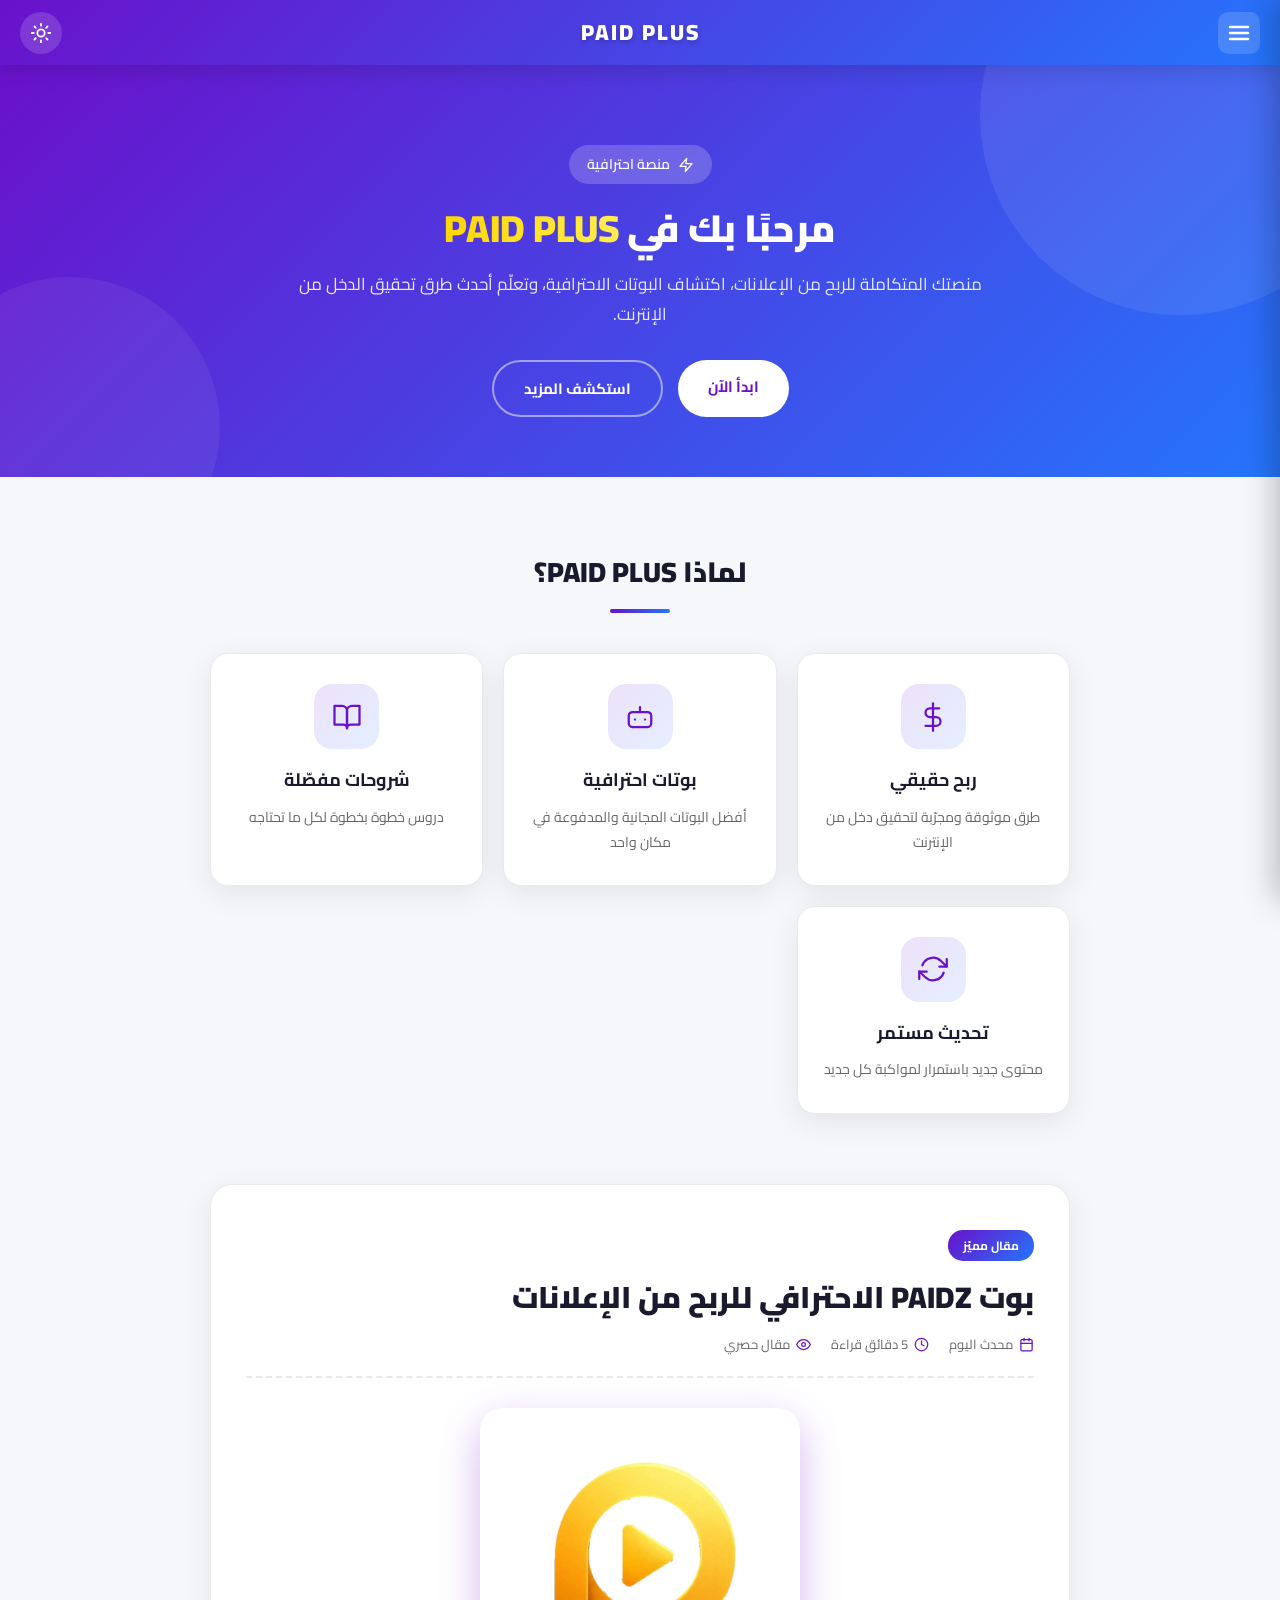
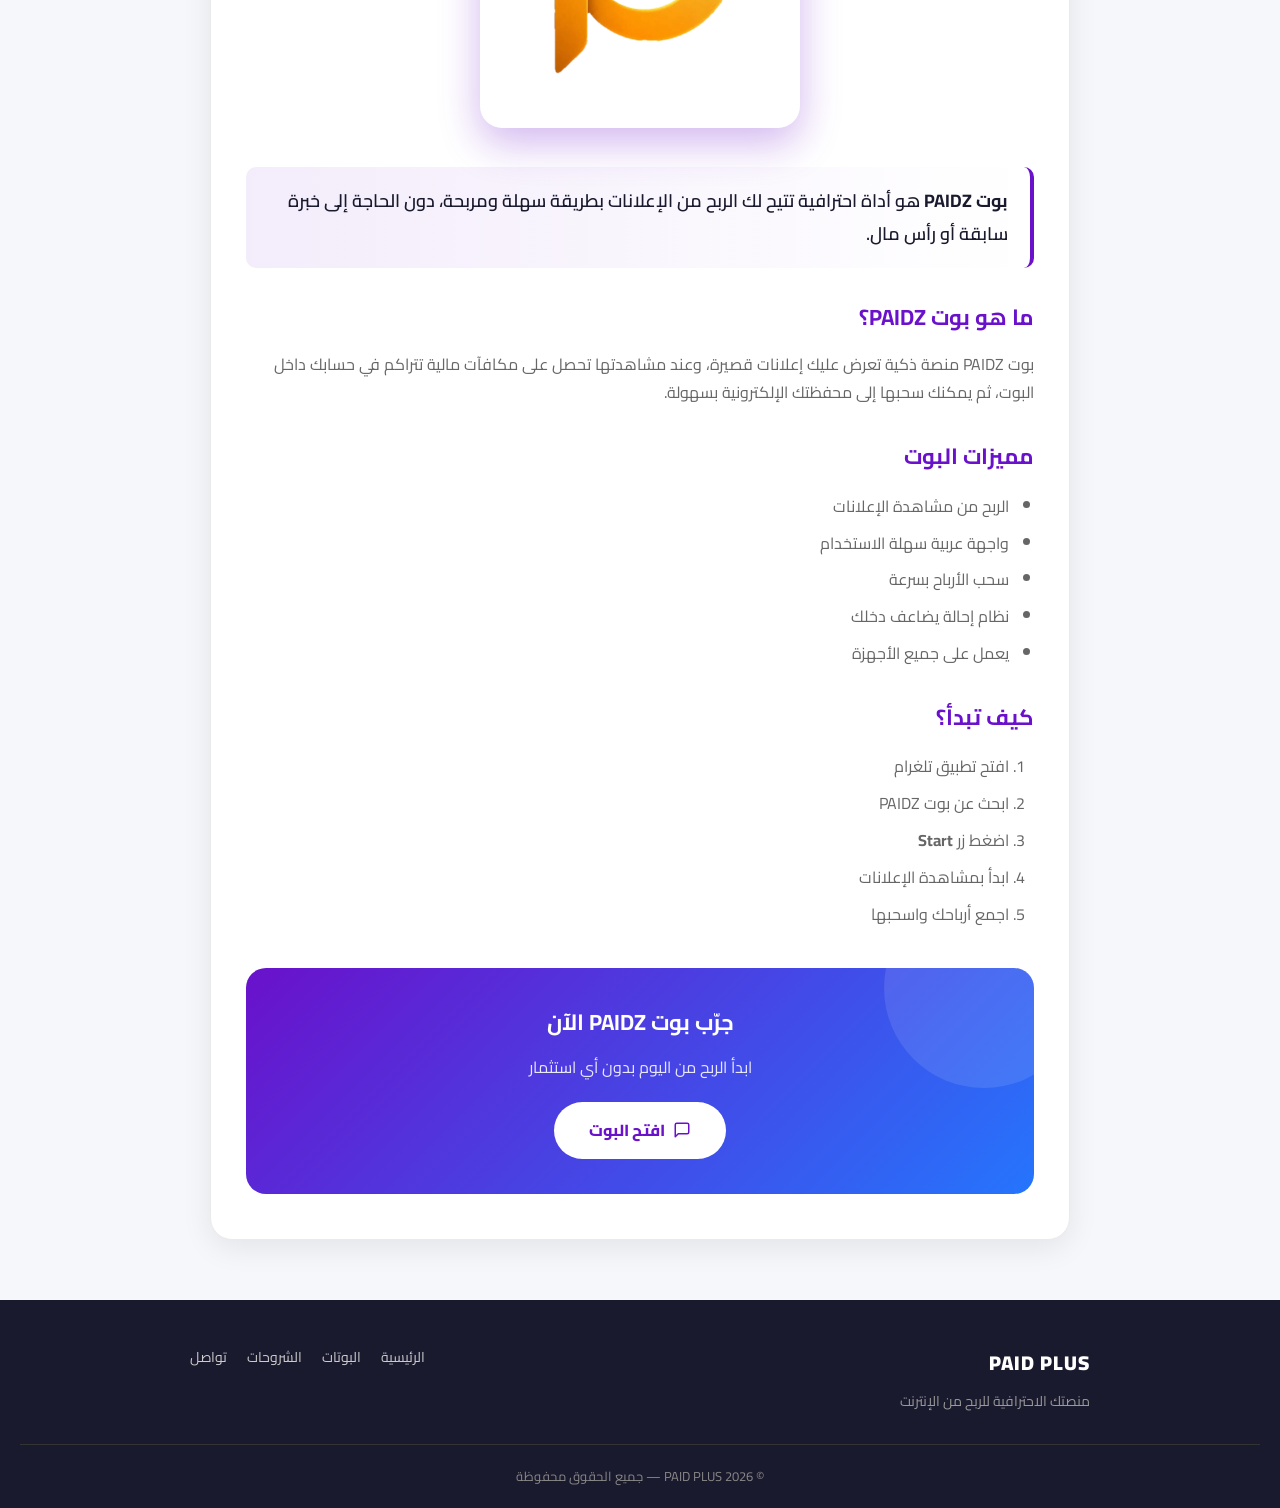
<file: index.html>
<!DOCTYPE html>
<html lang="ar" dir="rtl" data-theme="light">
<head>
  <meta charset="UTF-8">
  <meta name="viewport" content="width=device-width, initial-scale=1.0">
  <title>PAID PLUS — منصة الربح والإعلانات الاحترافية</title>
  <meta name="description" content="PAIDZ PLUS منصة متكاملة للربح من الإعلانات، البوتات، والشروحات الاحترافية">
  <link rel="stylesheet" href="style.css">
  <link href="https://fonts.googleapis.com/css2?family=Cairo:wght@400;600;700;900&display=swap" rel="stylesheet">
</head>
<body>

  <!-- ===== الهيدر ===== -->
  <header class="header">
    <button class="menu-btn" onclick="toggleMenu()" aria-label="القائمة">
      <svg viewBox="0 0 24 24" fill="none" stroke="currentColor" stroke-width="2.5" stroke-linecap="round">
        <line x1="3" y1="6" x2="21" y2="6"/>
        <line x1="3" y1="12" x2="21" y2="12"/>
        <line x1="3" y1="18" x2="21" y2="18"/>
      </svg>
    </button>

    <a href="index.html" class="logo">PAID PLUS</a>

    <button class="theme-btn" onclick="toggleTheme()" aria-label="تبديل الوضع">
      <svg class="icon-sun" viewBox="0 0 24 24" fill="none" stroke="currentColor" stroke-width="2" stroke-linecap="round" stroke-linejoin="round">
        <circle cx="12" cy="12" r="4"/>
        <path d="M12 2v2M12 20v2M4.93 4.93l1.41 1.41M17.66 17.66l1.41 1.41M2 12h2M20 12h2M6.34 17.66l-1.41 1.41M19.07 4.93l-1.41 1.41"/>
      </svg>
      <svg class="icon-moon" viewBox="0 0 24 24" fill="none" stroke="currentColor" stroke-width="2" stroke-linecap="round" stroke-linejoin="round">
        <path d="M21 12.79A9 9 0 1 1 11.21 3 7 7 0 0 0 21 12.79z"/>
      </svg>
    </button>
  </header>

  <!-- ===== القائمة الجانبية ===== -->
  <nav class="side-menu" id="sideMenu">
    <div class="side-header">
      <span class="side-logo">PAID PLUS</span>
    </div>
    <a href="index.html">
      <svg viewBox="0 0 24 24" fill="none" stroke="currentColor" stroke-width="2" stroke-linecap="round" stroke-linejoin="round"><path d="M3 9l9-7 9 7v11a2 2 0 0 1-2 2H5a2 2 0 0 1-2-2z"/><polyline points="9 22 9 12 15 12 15 22"/></svg>
      الرئيسية
    </a>
    <a href="bots.html">
      <svg viewBox="0 0 24 24" fill="none" stroke="currentColor" stroke-width="2" stroke-linecap="round" stroke-linejoin="round"><rect x="3" y="8" width="18" height="12" rx="3"/><path d="M12 8V4M8 14h.01M16 14h.01"/></svg>
      البوتات
    </a>
    <a href="#">
      <svg viewBox="0 0 24 24" fill="none" stroke="currentColor" stroke-width="2" stroke-linecap="round" stroke-linejoin="round"><line x1="12" y1="1" x2="12" y2="23"/><path d="M17 5H9.5a3.5 3.5 0 0 0 0 7h5a3.5 3.5 0 0 1 0 7H6"/></svg>
      طرق الربح
    </a>
    <a href="#">
      <svg viewBox="0 0 24 24" fill="none" stroke="currentColor" stroke-width="2" stroke-linecap="round" stroke-linejoin="round"><path d="M2 3h6a4 4 0 0 1 4 4v14a3 3 0 0 0-3-3H2z"/><path d="M22 3h-6a4 4 0 0 0-4 4v14a3 3 0 0 1 3-3h7z"/></svg>
      الشروحات
    </a>
    <a href="article.html">
      <svg viewBox="0 0 24 24" fill="none" stroke="currentColor" stroke-width="2" stroke-linecap="round" stroke-linejoin="round"><path d="M4 22h16a2 2 0 0 0 2-2V4a2 2 0 0 0-2-2H8a2 2 0 0 0-2 2v16a2 2 0 0 1-2 2zm0 0a2 2 0 0 1-2-2v-9c0-1.1.9-2 2-2h2"/><line x1="10" y1="9" x2="18" y2="9"/><line x1="10" y1="13" x2="18" y2="13"/><line x1="10" y1="17" x2="14" y2="17"/></svg>
      المقالات
    </a>
    <a href="contact.html">
      <svg viewBox="0 0 24 24" fill="none" stroke="currentColor" stroke-width="2" stroke-linecap="round" stroke-linejoin="round"><path d="M21 15a2 2 0 0 1-2 2H7l-4 4V5a2 2 0 0 1 2-2h14a2 2 0 0 1 2 2z"/></svg>
      تواصل معنا
    </a>
  </nav>
  <div class="overlay" id="overlay" onclick="toggleMenu()"></div>

  <!-- ===== Hero ===== -->
  <section class="hero">
    <div class="hero-content">
      <span class="hero-tag">
        <svg viewBox="0 0 24 24" fill="none" stroke="currentColor" stroke-width="2" stroke-linecap="round" stroke-linejoin="round"><polygon points="13 2 3 14 12 14 11 22 21 10 12 10 13 2"/></svg>
        منصة احترافية
      </span>
      <h1>مرحبًا بك في <span>PAID PLUS</span></h1>
      <p>منصتك المتكاملة للربح من الإعلانات، اكتشاف البوتات الاحترافية، وتعلّم أحدث طرق تحقيق الدخل من الإنترنت.</p>
      <div class="hero-buttons">
        <a href="#" class="btn-primary">ابدأ الآن</a>
        <a href="#" class="btn-secondary">استكشف المزيد</a>
      </div>
    </div>
  </section>

  <!-- ===== المميزات ===== -->
  <section class="features container">
    <h2 class="section-title">لماذا PAID PLUS؟</h2>
    <div class="features-grid">
      <div class="feature-card">
        <div class="feature-icon">
          <svg viewBox="0 0 24 24" fill="none" stroke="currentColor" stroke-width="1.8" stroke-linecap="round" stroke-linejoin="round"><line x1="12" y1="1" x2="12" y2="23"/><path d="M17 5H9.5a3.5 3.5 0 0 0 0 7h5a3.5 3.5 0 0 1 0 7H6"/></svg>
        </div>
        <h3>ربح حقيقي</h3>
        <p>طرق موثوقة ومجرّبة لتحقيق دخل من الإنترنت</p>
      </div>
      <div class="feature-card">
        <div class="feature-icon">
          <svg viewBox="0 0 24 24" fill="none" stroke="currentColor" stroke-width="1.8" stroke-linecap="round" stroke-linejoin="round"><rect x="3" y="8" width="18" height="12" rx="3"/><path d="M12 8V4M8 14h.01M16 14h.01"/></svg>
        </div>
        <h3>بوتات احترافية</h3>
        <p>أفضل البوتات المجانية والمدفوعة في مكان واحد</p>
      </div>
      <div class="feature-card">
        <div class="feature-icon">
          <svg viewBox="0 0 24 24" fill="none" stroke="currentColor" stroke-width="1.8" stroke-linecap="round" stroke-linejoin="round"><path d="M2 3h6a4 4 0 0 1 4 4v14a3 3 0 0 0-3-3H2z"/><path d="M22 3h-6a4 4 0 0 0-4 4v14a3 3 0 0 1 3-3h7z"/></svg>
        </div>
        <h3>شروحات مفصّلة</h3>
        <p>دروس خطوة بخطوة لكل ما تحتاجه</p>
      </div>
      <div class="feature-card">
        <div class="feature-icon">
          <svg viewBox="0 0 24 24" fill="none" stroke="currentColor" stroke-width="1.8" stroke-linecap="round" stroke-linejoin="round"><polyline points="23 4 23 10 17 10"/><polyline points="1 20 1 14 7 14"/><path d="M3.51 9a9 9 0 0 1 14.85-3.36L23 10M1 14l4.64 4.36A9 9 0 0 0 20.49 15"/></svg>
        </div>
        <h3>تحديث مستمر</h3>
        <p>محتوى جديد باستمرار لمواكبة كل جديد</p>
      </div>
    </div>
  </section>


  
  <!-- ===== المقال ===== -->
  <section class="container">
    <article class="article">
      <span class="article-badge">مقال مميّز</span>
      <h1>بوت PAIDZ الاحترافي للربح من الإعلانات</h1>

      <div class="article-meta">
        <span>
          <svg viewBox="0 0 24 24" fill="none" stroke="currentColor" stroke-width="2" stroke-linecap="round" stroke-linejoin="round"><rect x="3" y="4" width="18" height="18" rx="2"/><line x1="16" y1="2" x2="16" y2="6"/><line x1="8" y1="2" x2="8" y2="6"/><line x1="3" y1="10" x2="21" y2="10"/></svg>
          محدث اليوم
        </span>
        <span>
          <svg viewBox="0 0 24 24" fill="none" stroke="currentColor" stroke-width="2" stroke-linecap="round" stroke-linejoin="round"><circle cx="12" cy="12" r="10"/><polyline points="12 6 12 12 16 14"/></svg>
          5 دقائق قراءة
        </span>
        <span>
          <svg viewBox="0 0 24 24" fill="none" stroke="currentColor" stroke-width="2" stroke-linecap="round" stroke-linejoin="round"><path d="M1 12s4-8 11-8 11 8 11 8-4 8-11 8-11-8-11-8z"/><circle cx="12" cy="12" r="3"/></svg>
          مقال حصري
        </span>
      </div>

      <div class="article-image">
        <img src="A1.png" alt="شعار بوت PAIDZ">
      </div>

      <p class="lead">
        <strong>بوت PAIDZ</strong> هو أداة احترافية تتيح لك الربح من الإعلانات بطريقة سهلة ومربحة، دون الحاجة إلى خبرة سابقة أو رأس مال.
      </p>

      <h2>ما هو بوت PAIDZ؟</h2>
      <p>بوت PAIDZ منصة ذكية تعرض عليك إعلانات قصيرة، وعند مشاهدتها تحصل على مكافآت مالية تتراكم في حسابك داخل البوت، ثم يمكنك سحبها إلى محفظتك الإلكترونية بسهولة.</p>

      <h2>مميزات البوت</h2>
      <ul>
        <li>الربح من مشاهدة الإعلانات</li>
        <li>واجهة عربية سهلة الاستخدام</li>
        <li>سحب الأرباح بسرعة</li>
        <li>نظام إحالة يضاعف دخلك</li>
        <li>يعمل على جميع الأجهزة</li>
      </ul>

      <h2>كيف تبدأ؟</h2>
      <ol>
        <li>افتح تطبيق تلغرام</li>
        <li>ابحث عن بوت PAIDZ</li>
        <li>اضغط زر <strong>Start</strong></li>
        <li>ابدأ بمشاهدة الإعلانات</li>
        <li>اجمع أرباحك واسحبها</li>
      </ol>

      <div class="cta-box">
        <h3>جرّب بوت PAIDZ الآن</h3>
        <p>ابدأ الربح من اليوم بدون أي استثمار</p>
        <a href="https://t.me/PAlDZ_BOT/start?startapp=ref_c6572488" class="cta-btn" target="_blank">
          <svg viewBox="0 0 24 24" fill="none" stroke="currentColor" stroke-width="2" stroke-linecap="round" stroke-linejoin="round"><path d="M21 15a2 2 0 0 1-2 2H7l-4 4V5a2 2 0 0 1 2-2h14a2 2 0 0 1 2 2z"/></svg>
          افتح البوت
        </a>
      </div>
    </article>
  </section>

  <!-- ===== الفوتر ===== -->
  <footer class="footer">
    <div class="footer-content">
      <div class="footer-brand">
        <h3>PAID PLUS</h3>
        <p>منصتك الاحترافية للربح من الإنترنت</p>
      </div>
      <div class="footer-links">
        <a href="#">الرئيسية</a>
        <a href="bots.html">البوتات</a>
        <a href="#">الشروحات</a>
        <a href="contact.html">تواصل</a>
      </div>
    </div>
    <div class="footer-bottom">
      <p>© 2026 PAID PLUS — جميع الحقوق محفوظة</p>
    </div>
  </footer>

  <script src="script.js"></script>
</body>
</html>
</file>
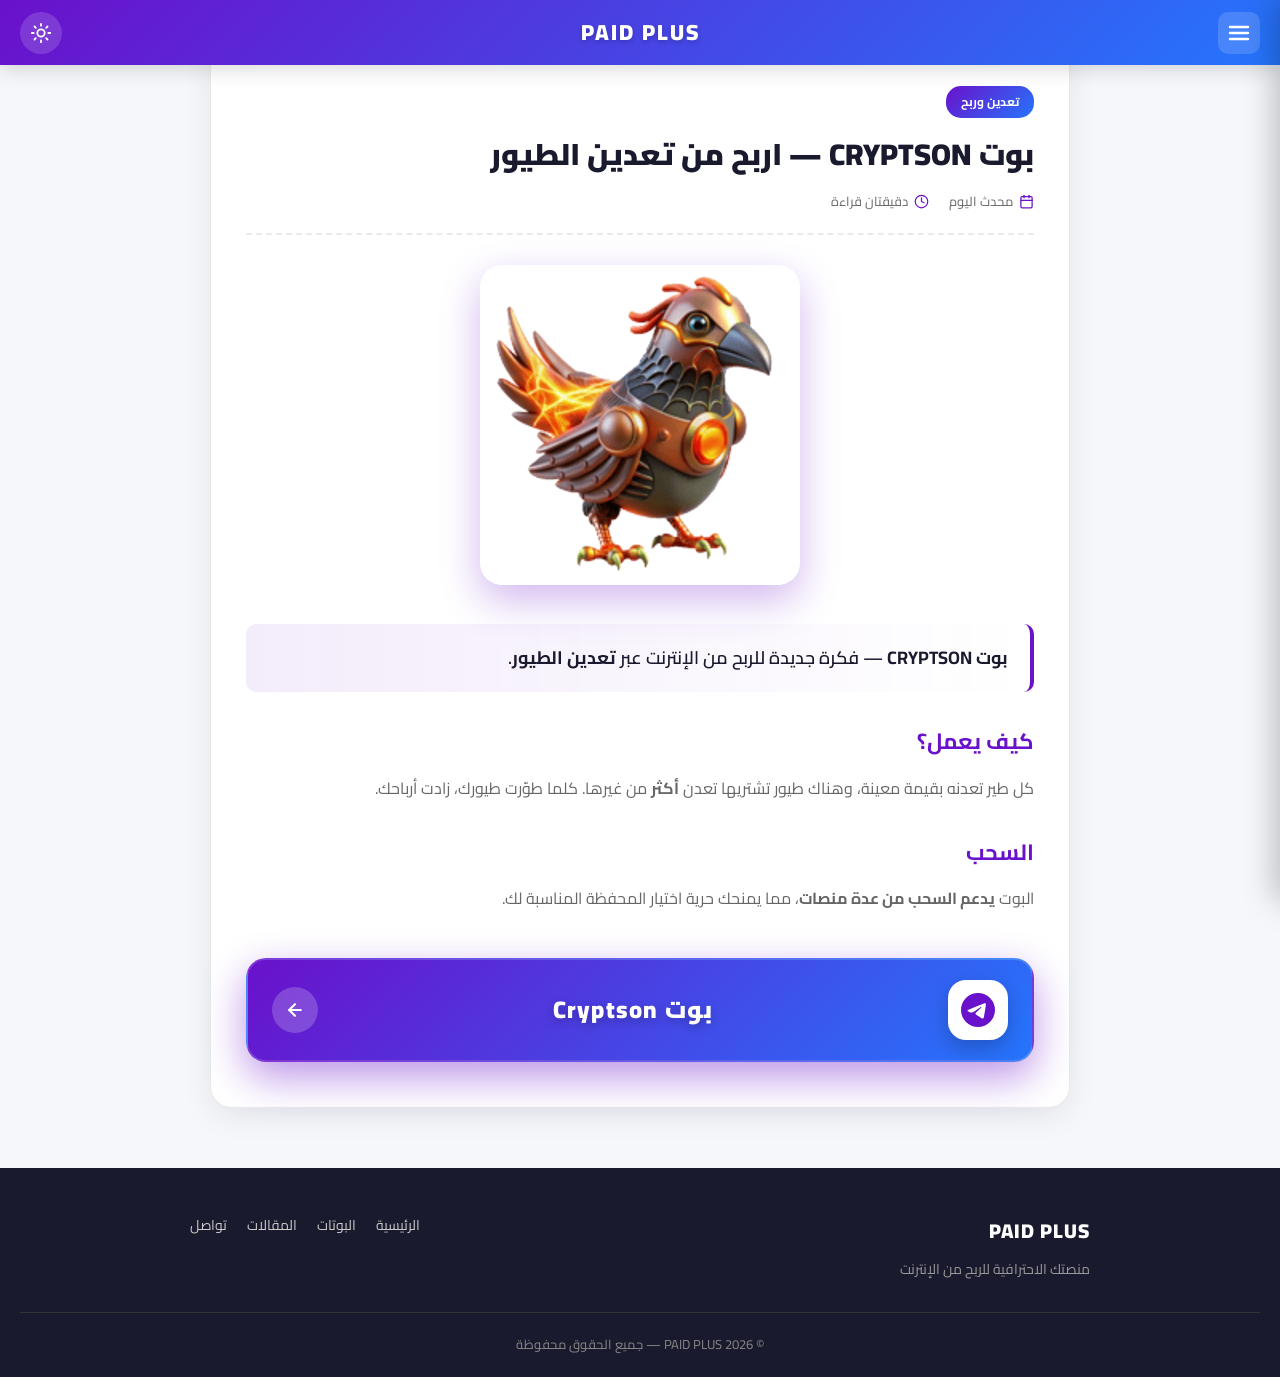
<file: article-cryptson.html>
<!DOCTYPE html>
<html lang="ar" dir="rtl" data-theme="light">
<head>
  <meta charset="UTF-8">
  <meta name="viewport" content="width=device-width, initial-scale=1.0">
  <title>بوت CRYPTSON — اربح من تعدين الطيور | PAID PLUS</title>
  <meta name="description" content="بوت Cryptson للتعدين من خلال الطيور. كل طير يعدن أكثر. يدعم السحب من عدة منصات.">
  <link rel="stylesheet" href="style.css">
  <link href="https://fonts.googleapis.com/css2?family=Cairo:wght@400;600;700;900&display=swap" rel="stylesheet">
</head>
<body>

  <!-- ===== الهيدر ===== -->
  <header class="header">
    <button class="menu-btn" onclick="toggleMenu()" aria-label="القائمة">
      <svg viewBox="0 0 24 24" fill="none" stroke="currentColor" stroke-width="2.5" stroke-linecap="round">
        <line x1="3" y1="6" x2="21" y2="6"/>
        <line x1="3" y1="12" x2="21" y2="12"/>
        <line x1="3" y1="18" x2="21" y2="18"/>
      </svg>
    </button>

    <a href="index.html" class="logo">PAID PLUS</a>

    <button class="theme-btn" onclick="toggleTheme()" aria-label="تبديل الوضع">
      <svg class="icon-sun" viewBox="0 0 24 24" fill="none" stroke="currentColor" stroke-width="2" stroke-linecap="round" stroke-linejoin="round">
        <circle cx="12" cy="12" r="4"/>
        <path d="M12 2v2M12 20v2M4.93 4.93l1.41 1.41M17.66 17.66l1.41 1.41M2 12h2M20 12h2M6.34 17.66l-1.41 1.41M19.07 4.93l-1.41 1.41"/>
      </svg>
      <svg class="icon-moon" viewBox="0 0 24 24" fill="none" stroke="currentColor" stroke-width="2" stroke-linecap="round" stroke-linejoin="round">
        <path d="M21 12.79A9 9 0 1 1 11.21 3 7 7 0 0 0 21 12.79z"/>
      </svg>
    </button>
  </header>

  <!-- ===== القائمة الجانبية ===== -->
  <nav class="side-menu" id="sideMenu">
    <div class="side-header">
      <span class="side-logo">PAID PLUS</span>
    </div>
    <a href="index.html">
      <svg viewBox="0 0 24 24" fill="none" stroke="currentColor" stroke-width="2" stroke-linecap="round" stroke-linejoin="round"><path d="M3 9l9-7 9 7v11a2 2 0 0 1-2 2H5a2 2 0 0 1-2-2z"/><polyline points="9 22 9 12 15 12 15 22"/></svg>
      الرئيسية
    </a>
    <a href="bots.html">
      <svg viewBox="0 0 24 24" fill="none" stroke="currentColor" stroke-width="2" stroke-linecap="round" stroke-linejoin="round"><rect x="3" y="8" width="18" height="12" rx="3"/><path d="M12 8V4M8 14h.01M16 14h.01"/></svg>
      البوتات
    </a>
    <a href="#">
      <svg viewBox="0 0 24 24" fill="none" stroke="currentColor" stroke-width="2" stroke-linecap="round" stroke-linejoin="round"><line x1="12" y1="1" x2="12" y2="23"/><path d="M17 5H9.5a3.5 3.5 0 0 0 0 7h5a3.5 3.5 0 0 1 0 7H6"/></svg>
      طرق الربح
    </a>
    <a href="#">
      <svg viewBox="0 0 24 24" fill="none" stroke="currentColor" stroke-width="2" stroke-linecap="round" stroke-linejoin="round"><path d="M2 3h6a4 4 0 0 1 4 4v14a3 3 0 0 0-3-3H2z"/><path d="M22 3h-6a4 4 0 0 0-4 4v14a3 3 0 0 1 3-3h7z"/></svg>
      الشروحات
    </a>
    <a href="articles.html">
      <svg viewBox="0 0 24 24" fill="none" stroke="currentColor" stroke-width="2" stroke-linecap="round" stroke-linejoin="round"><path d="M4 22h16a2 2 0 0 0 2-2V4a2 2 0 0 0-2-2H8a2 2 0 0 0-2 2v16a2 2 0 0 1-2 2zm0 0a2 2 0 0 1-2-2v-9c0-1.1.9-2 2-2h2"/><line x1="10" y1="9" x2="18" y2="9"/><line x1="10" y1="13" x2="18" y2="13"/><line x1="10" y1="17" x2="14" y2="17"/></svg>
      المقالات
    </a>
    <a href="contact.html">
      <svg viewBox="0 0 24 24" fill="none" stroke="currentColor" stroke-width="2" stroke-linecap="round" stroke-linejoin="round"><path d="M21 15a2 2 0 0 1-2 2H7l-4 4V5a2 2 0 0 1 2-2h14a2 2 0 0 1 2 2z"/></svg>
      تواصل معنا
    </a>
  </nav>
  <div class="overlay" id="overlay" onclick="toggleMenu()"></div>

  <!-- ===== المقال ===== -->
  <section class="container">
    <article class="article">

      <span class="article-badge">تعدين وربح</span>

      <h1>بوت CRYPTSON — اربح من تعدين الطيور</h1>

      <div class="article-meta">
        <span>
          <svg viewBox="0 0 24 24" fill="none" stroke="currentColor" stroke-width="2" stroke-linecap="round" stroke-linejoin="round"><rect x="3" y="4" width="18" height="18" rx="2"/><line x1="16" y1="2" x2="16" y2="6"/><line x1="8" y1="2" x2="8" y2="6"/><line x1="3" y1="10" x2="21" y2="10"/></svg>
          محدث اليوم
        </span>
        <span>
          <svg viewBox="0 0 24 24" fill="none" stroke="currentColor" stroke-width="2" stroke-linecap="round" stroke-linejoin="round"><circle cx="12" cy="12" r="10"/><polyline points="12 6 12 12 16 14"/></svg>
          دقيقتان قراءة
        </span>
      </div>

      <!-- 🖼️ صورة البوت -->
      <div class="article-image">
        <img src="bot3.png" alt="شعار بوت CRYPTSON">
      </div>

      <!-- ✏️ المقال القصير -->
      <p class="lead">
        <b>بوت CRYPTSON</b> — فكرة جديدة للربح من الإنترنت عبر <b>تعدين الطيور</b>.
      </p>

      <h2>كيف يعمل؟</h2>
      <p>
        كل طير تعدنه بقيمة معينة، وهناك طيور تشتريها تعدن <b>أكثر</b> من غيرها.
        كلما طوّرت طيورك، زادت أرباحك.
      </p>

      <h2>السحب</h2>
      <p>
        البوت <b>يدعم السحب من عدة منصات</b>، مما يمنحك حرية اختيار المحفظة المناسبة لك.
      </p>

      <!-- 🔗 زر بوت Cryptson -->
      <a href="https://t.me/cryptson2_bot?startapp=97249" target="_blank" class="paidz-btn">
        <span class="paidz-btn-icon">
          <svg viewBox="0 0 24 24" fill="currentColor">
            <path d="M11.944 0A12 12 0 0 0 0 12a12 12 0 0 0 12 12 12 12 0 0 0 12-12A12 12 0 0 0 12 0a12 12 0 0 0-.056 0zm4.962 7.224c.1-.002.321.023.465.14a.506.506 0 0 1 .171.325c.016.093.036.306.02.472-.18 1.898-.962 6.502-1.36 8.627-.168.9-.499 1.201-.82 1.23-.696.065-1.225-.46-1.9-.902-1.056-.693-1.653-1.124-2.678-1.8-1.185-.78-.417-1.21.258-1.91.177-.184 3.247-2.977 3.307-3.23.007-.032.014-.15-.056-.212s-.174-.041-.249-.024c-.106.024-1.793 1.14-5.061 3.345-.48.33-.913.49-1.302.48-.428-.008-1.252-.241-1.865-.44-.752-.245-1.349-.374-1.297-.789.027-.216.325-.437.893-.663 3.498-1.524 5.83-2.529 6.998-3.014 3.332-1.386 4.025-1.627 4.476-1.635z"/>
          </svg>
        </span>
        <span class="paidz-btn-label">بوت Cryptson</span>
        <span class="paidz-btn-arrow">
          <svg viewBox="0 0 24 24" fill="none" stroke="currentColor" stroke-width="2.5" stroke-linecap="round" stroke-linejoin="round">
            <line x1="19" y1="12" x2="5" y2="12"/>
            <polyline points="12 19 5 12 12 5"/>
          </svg>
        </span>
      </a>

    </article>
  </section>

  <!-- ===== الفوتر ===== -->
  <footer class="footer">
    <div class="footer-content">
      <div class="footer-brand">
        <h3>PAID PLUS</h3>
        <p>منصتك الاحترافية للربح من الإنترنت</p>
      </div>
      <div class="footer-links">
        <a href="index.html">الرئيسية</a>
        <a href="bots.html">البوتات</a>
        <a href="articles.html">المقالات</a>
        <a href="contact.html">تواصل</a>
      </div>
    </div>
    <div class="footer-bottom">
      <p>© 2026 PAID PLUS — جميع الحقوق محفوظة</p>
    </div>
  </footer>

  <script src="script.js"></script>
</body>
</html>
</file>
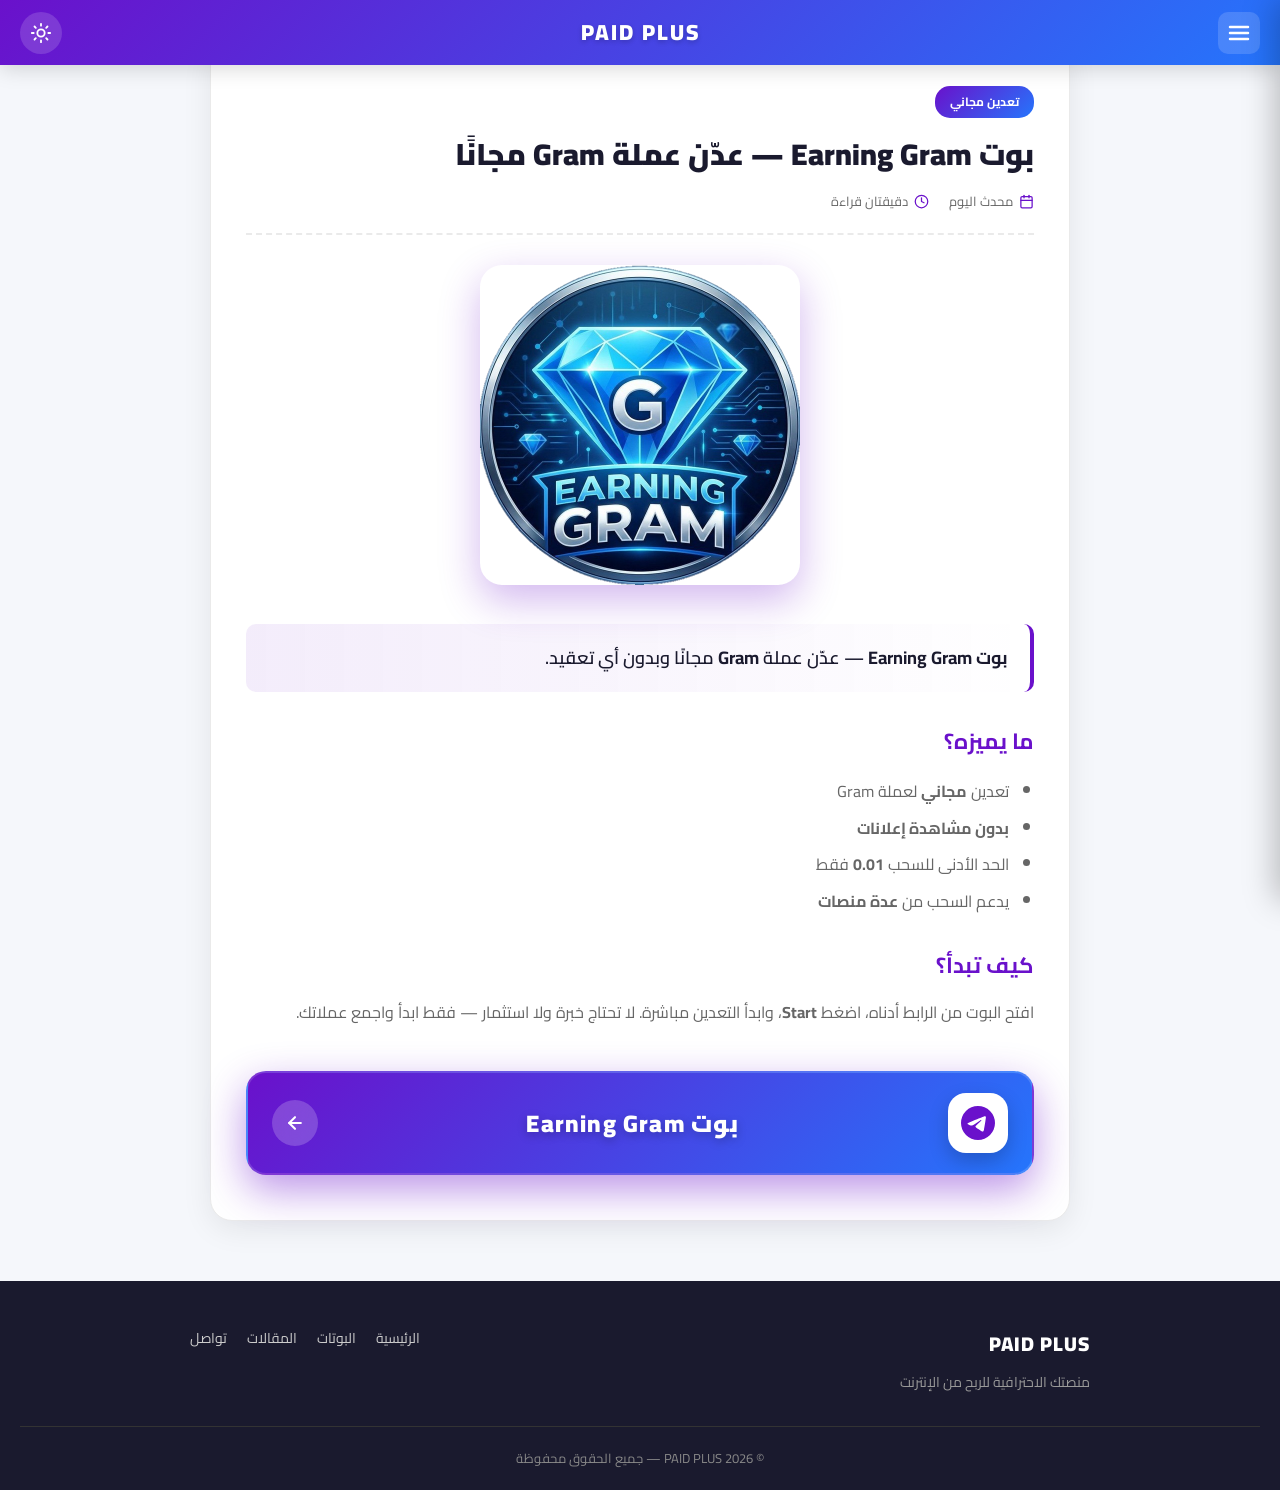
<file: article-earninggram.html>
<!DOCTYPE html>
<html lang="ar" dir="rtl" data-theme="light">
<head>
  <meta charset="UTF-8">
  <meta name="viewport" content="width=device-width, initial-scale=1.0">
  <title>بوت Earning Gram — عدّن عملة Gram مجانًا | PAID PLUS</title>
  <meta name="description" content="بوت Earning Gram للتعدين المجاني لعملة Gram. بدون مشاهدة إعلانات، حد أدنى 0.01، ويدعم السحب من عدة منصات.">
  <link rel="stylesheet" href="style.css">
  <link href="https://fonts.googleapis.com/css2?family=Cairo:wght@400;600;700;900&display=swap" rel="stylesheet">
</head>
<body>

  <!-- ===== الهيدر ===== -->
  <header class="header">
    <button class="menu-btn" onclick="toggleMenu()" aria-label="القائمة">
      <svg viewBox="0 0 24 24" fill="none" stroke="currentColor" stroke-width="2.5" stroke-linecap="round">
        <line x1="3" y1="6" x2="21" y2="6"/>
        <line x1="3" y1="12" x2="21" y2="12"/>
        <line x1="3" y1="18" x2="21" y2="18"/>
      </svg>
    </button>

    <a href="index.html" class="logo">PAID PLUS</a>

    <button class="theme-btn" onclick="toggleTheme()" aria-label="تبديل الوضع">
      <svg class="icon-sun" viewBox="0 0 24 24" fill="none" stroke="currentColor" stroke-width="2" stroke-linecap="round" stroke-linejoin="round">
        <circle cx="12" cy="12" r="4"/>
        <path d="M12 2v2M12 20v2M4.93 4.93l1.41 1.41M17.66 17.66l1.41 1.41M2 12h2M20 12h2M6.34 17.66l-1.41 1.41M19.07 4.93l-1.41 1.41"/>
      </svg>
      <svg class="icon-moon" viewBox="0 0 24 24" fill="none" stroke="currentColor" stroke-width="2" stroke-linecap="round" stroke-linejoin="round">
        <path d="M21 12.79A9 9 0 1 1 11.21 3 7 7 0 0 0 21 12.79z"/>
      </svg>
    </button>
  </header>

  <!-- ===== القائمة الجانبية ===== -->
  <nav class="side-menu" id="sideMenu">
    <div class="side-header">
      <span class="side-logo">PAID PLUS</span>
    </div>
    <a href="index.html">
      <svg viewBox="0 0 24 24" fill="none" stroke="currentColor" stroke-width="2" stroke-linecap="round" stroke-linejoin="round"><path d="M3 9l9-7 9 7v11a2 2 0 0 1-2 2H5a2 2 0 0 1-2-2z"/><polyline points="9 22 9 12 15 12 15 22"/></svg>
      الرئيسية
    </a>
    <a href="bots.html">
      <svg viewBox="0 0 24 24" fill="none" stroke="currentColor" stroke-width="2" stroke-linecap="round" stroke-linejoin="round"><rect x="3" y="8" width="18" height="12" rx="3"/><path d="M12 8V4M8 14h.01M16 14h.01"/></svg>
      البوتات
    </a>
    <a href="#">
      <svg viewBox="0 0 24 24" fill="none" stroke="currentColor" stroke-width="2" stroke-linecap="round" stroke-linejoin="round"><line x1="12" y1="1" x2="12" y2="23"/><path d="M17 5H9.5a3.5 3.5 0 0 0 0 7h5a3.5 3.5 0 0 1 0 7H6"/></svg>
      طرق الربح
    </a>
    <a href="#">
      <svg viewBox="0 0 24 24" fill="none" stroke="currentColor" stroke-width="2" stroke-linecap="round" stroke-linejoin="round"><path d="M2 3h6a4 4 0 0 1 4 4v14a3 3 0 0 0-3-3H2z"/><path d="M22 3h-6a4 4 0 0 0-4 4v14a3 3 0 0 1 3-3h7z"/></svg>
      الشروحات
    </a>
    <a href="articles.html">
      <svg viewBox="0 0 24 24" fill="none" stroke="currentColor" stroke-width="2" stroke-linecap="round" stroke-linejoin="round"><path d="M4 22h16a2 2 0 0 0 2-2V4a2 2 0 0 0-2-2H8a2 2 0 0 0-2 2v16a2 2 0 0 1-2 2zm0 0a2 2 0 0 1-2-2v-9c0-1.1.9-2 2-2h2"/><line x1="10" y1="9" x2="18" y2="9"/><line x1="10" y1="13" x2="18" y2="13"/><line x1="10" y1="17" x2="14" y2="17"/></svg>
      المقالات
    </a>
    <a href="contact.html">
      <svg viewBox="0 0 24 24" fill="none" stroke="currentColor" stroke-width="2" stroke-linecap="round" stroke-linejoin="round"><path d="M21 15a2 2 0 0 1-2 2H7l-4 4V5a2 2 0 0 1 2-2h14a2 2 0 0 1 2 2z"/></svg>
      تواصل معنا
    </a>
  </nav>
  <div class="overlay" id="overlay" onclick="toggleMenu()"></div>

  <!-- ===== المقال ===== -->
  <section class="container">
    <article class="article">

      <span class="article-badge">تعدين مجاني</span>

      <h1>بوت Earning Gram — عدّن عملة Gram مجانًا</h1>

      <div class="article-meta">
        <span>
          <svg viewBox="0 0 24 24" fill="none" stroke="currentColor" stroke-width="2" stroke-linecap="round" stroke-linejoin="round"><rect x="3" y="4" width="18" height="18" rx="2"/><line x1="16" y1="2" x2="16" y2="6"/><line x1="8" y1="2" x2="8" y2="6"/><line x1="3" y1="10" x2="21" y2="10"/></svg>
          محدث اليوم
        </span>
        <span>
          <svg viewBox="0 0 24 24" fill="none" stroke="currentColor" stroke-width="2" stroke-linecap="round" stroke-linejoin="round"><circle cx="12" cy="12" r="10"/><polyline points="12 6 12 12 16 14"/></svg>
          دقيقتان قراءة
        </span>
      </div>

      <!-- 🖼️ صورة البوت -->
      <div class="article-image">
        <img src="bot2.png" alt="شعار بوت Earning Gram">
      </div>

      <!-- ✏️ المقال القصير -->
      <p class="lead">
        <b>بوت Earning Gram</b> — عدّن عملة <b>Gram</b> مجانًا وبدون أي تعقيد.
      </p>

      <h2>ما يميزه؟</h2>
      <ul>
        <li>تعدين <b>مجاني</b> لعملة Gram</li>
        <li><b>بدون مشاهدة إعلانات</b></li>
        <li>الحد الأدنى للسحب <b>0.01</b> فقط</li>
        <li>يدعم السحب من <b>عدة منصات</b></li>
      </ul>

      <h2>كيف تبدأ؟</h2>
      <p>
        افتح البوت من الرابط أدناه، اضغط <b>Start</b>، وابدأ التعدين مباشرة.
        لا تحتاج خبرة ولا استثمار — فقط ابدأ واجمع عملاتك.
      </p>

      <!-- 🔗 زر بوت Earning Gram -->
      <a href="https://t.me/EarningGram_bot?start=7931994096" target="_blank" class="paidz-btn">
        <span class="paidz-btn-icon">
          <svg viewBox="0 0 24 24" fill="currentColor">
            <path d="M11.944 0A12 12 0 0 0 0 12a12 12 0 0 0 12 12 12 12 0 0 0 12-12A12 12 0 0 0 12 0a12 12 0 0 0-.056 0zm4.962 7.224c.1-.002.321.023.465.14a.506.506 0 0 1 .171.325c.016.093.036.306.02.472-.18 1.898-.962 6.502-1.36 8.627-.168.9-.499 1.201-.82 1.23-.696.065-1.225-.46-1.9-.902-1.056-.693-1.653-1.124-2.678-1.8-1.185-.78-.417-1.21.258-1.91.177-.184 3.247-2.977 3.307-3.23.007-.032.014-.15-.056-.212s-.174-.041-.249-.024c-.106.024-1.793 1.14-5.061 3.345-.48.33-.913.49-1.302.48-.428-.008-1.252-.241-1.865-.44-.752-.245-1.349-.374-1.297-.789.027-.216.325-.437.893-.663 3.498-1.524 5.83-2.529 6.998-3.014 3.332-1.386 4.025-1.627 4.476-1.635z"/>
          </svg>
        </span>
        <span class="paidz-btn-label">بوت Earning Gram</span>
        <span class="paidz-btn-arrow">
          <svg viewBox="0 0 24 24" fill="none" stroke="currentColor" stroke-width="2.5" stroke-linecap="round" stroke-linejoin="round">
            <line x1="19" y1="12" x2="5" y2="12"/>
            <polyline points="12 19 5 12 12 5"/>
          </svg>
        </span>
      </a>

    </article>
  </section>

  <!-- ===== الفوتر ===== -->
  <footer class="footer">
    <div class="footer-content">
      <div class="footer-brand">
        <h3>PAID PLUS</h3>
        <p>منصتك الاحترافية للربح من الإنترنت</p>
      </div>
      <div class="footer-links">
        <a href="index.html">الرئيسية</a>
        <a href="bots.html">البوتات</a>
        <a href="article.html">المقالات</a>
        <a href="contact.html">تواصل</a>
      </div>
    </div>
    <div class="footer-bottom">
      <p>© 2026 PAID PLUS — جميع الحقوق محفوظة</p>
    </div>
  </footer>

  <script src="script.js"></script>
</body>
</html>
</file>
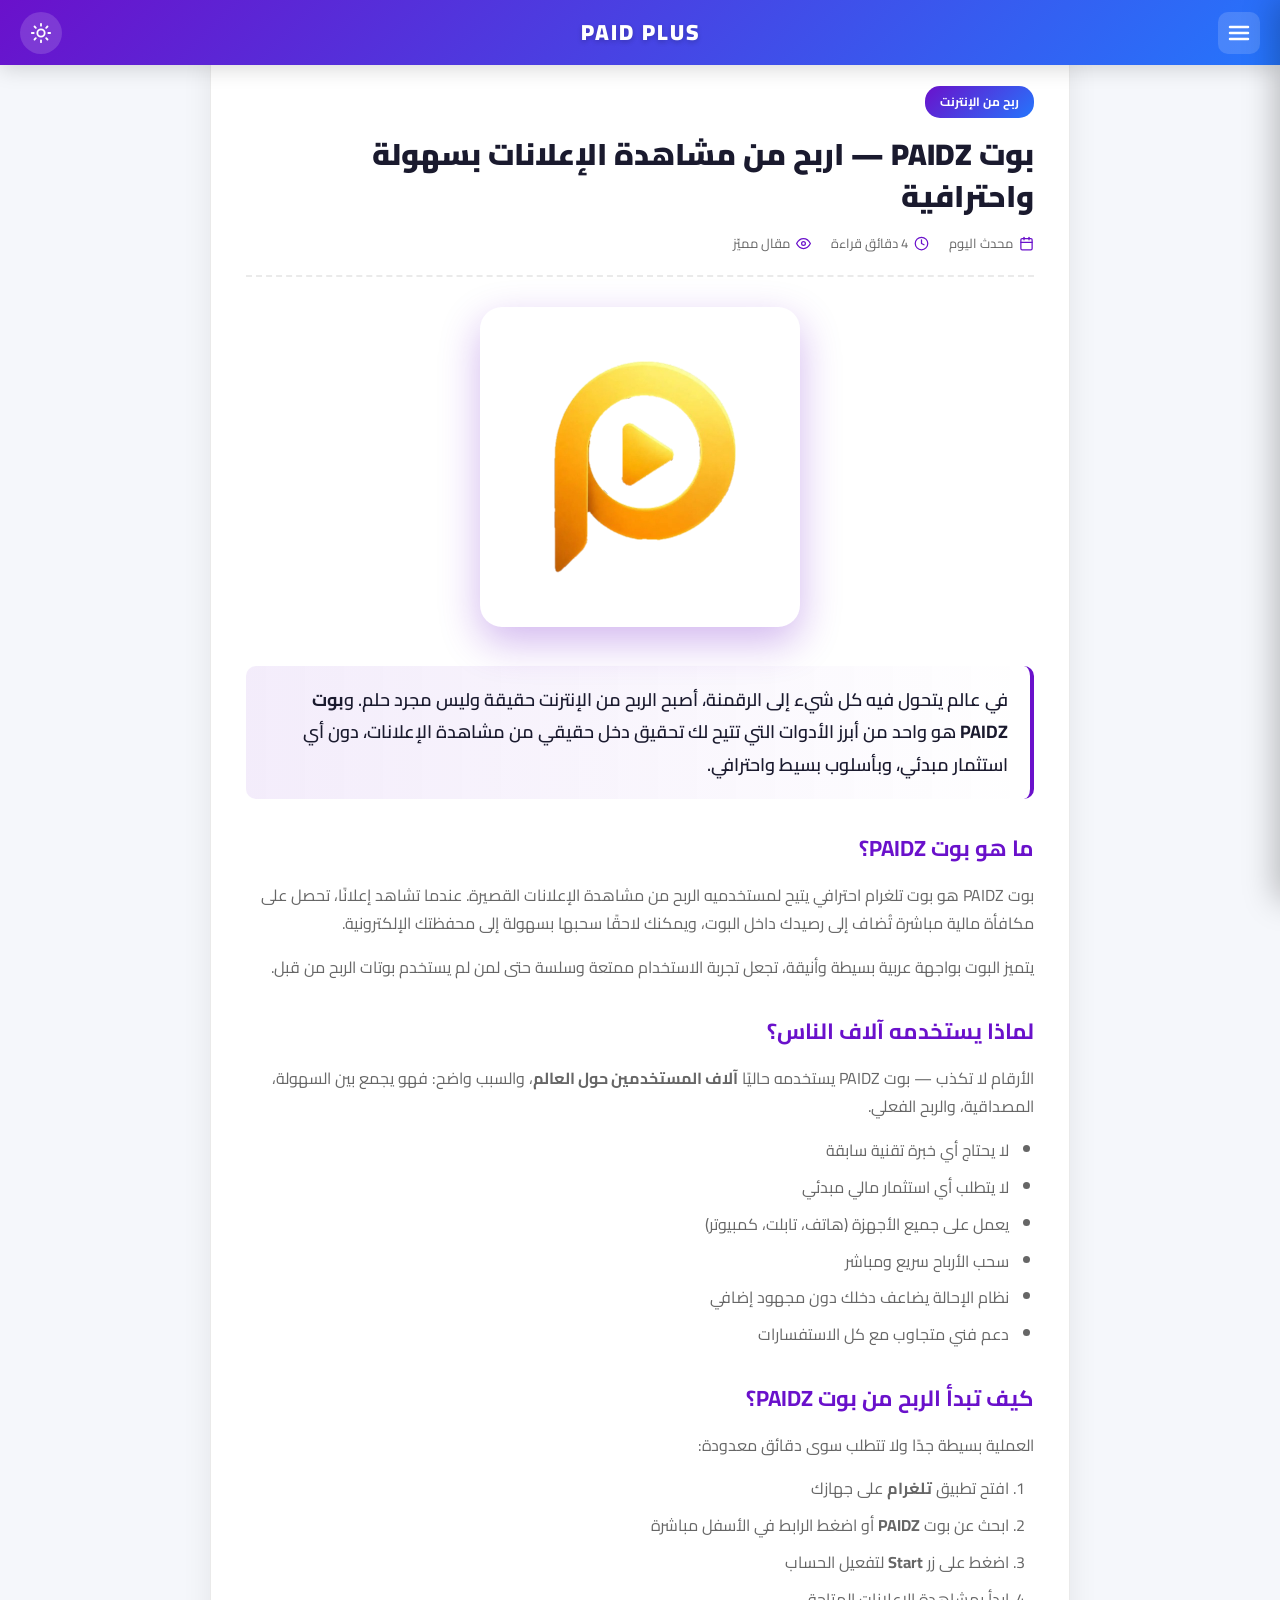
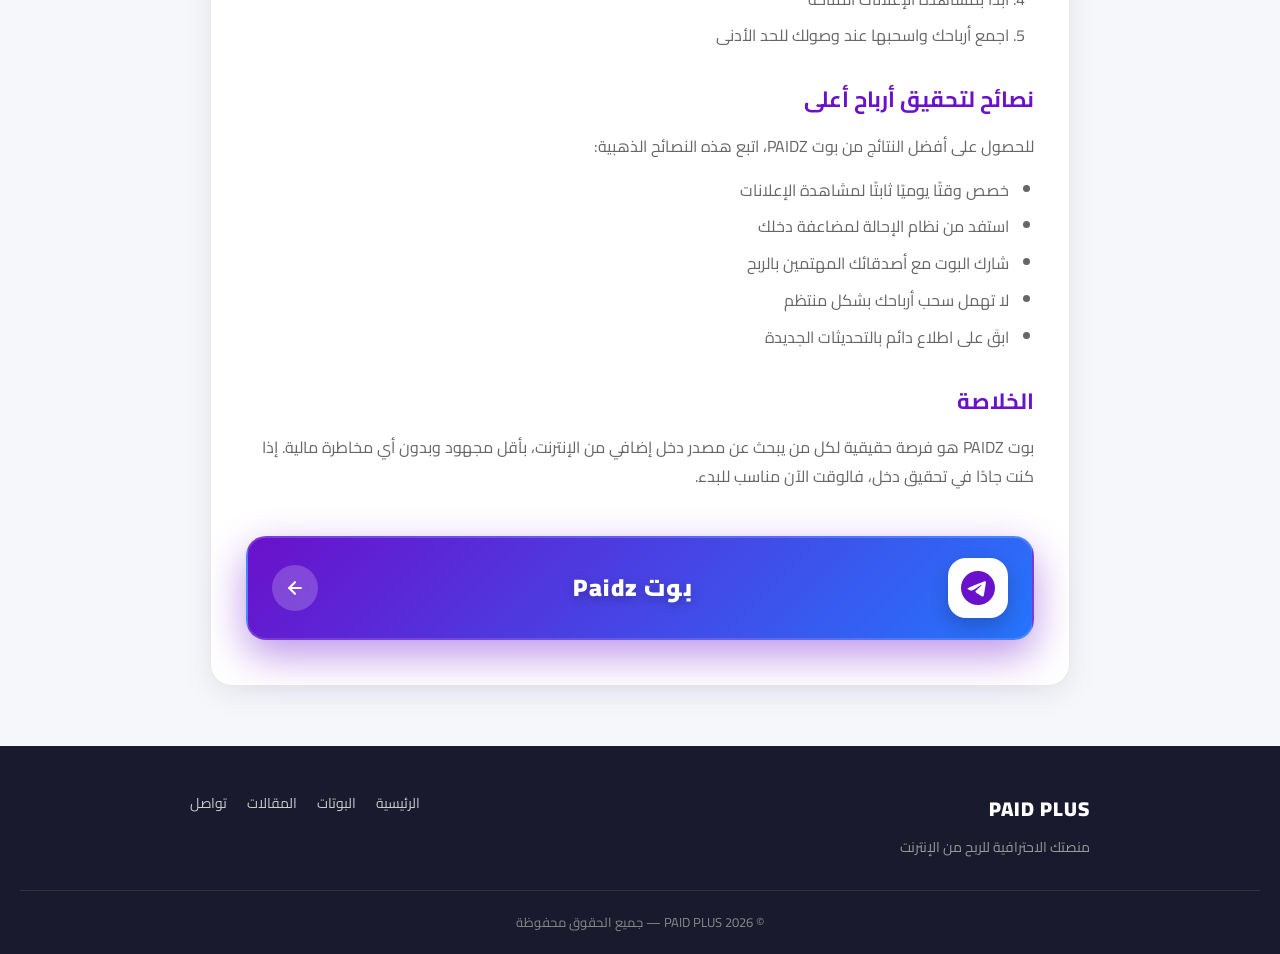
<file: article-paidz.html>
<!DOCTYPE html>
<html lang="ar" dir="rtl" data-theme="light">
<head>
  <meta charset="UTF-8">
  <meta name="viewport" content="width=device-width, initial-scale=1.0">
  <title>بوت PAIDZ — اربح من مشاهدة الإعلانات مجانًا | PAID PLUS</title>
  <meta name="description" content="بوت PAIDZ الاحترافي للربح من مشاهدة الإعلانات على تلغرام. يستخدمه آلاف الناس حول العالم. ابدأ الربح الآن بدون استثمار.">
  <meta name="keywords" content="بوت PAIDZ, الربح من الإعلانات, ربح من الإنترنت, تلغرام, بوت ربح">
  <link rel="stylesheet" href="style.css">
  <link href="https://fonts.googleapis.com/css2?family=Cairo:wght@400;600;700;900&display=swap" rel="stylesheet">
</head>
<body>

  <!-- ===== الهيدر ===== -->
  <header class="header">
    <button class="menu-btn" onclick="toggleMenu()" aria-label="القائمة">
      <svg viewBox="0 0 24 24" fill="none" stroke="currentColor" stroke-width="2.5" stroke-linecap="round">
        <line x1="3" y1="6" x2="21" y2="6"/>
        <line x1="3" y1="12" x2="21" y2="12"/>
        <line x1="3" y1="18" x2="21" y2="18"/>
      </svg>
    </button>

    <a href="index.html" class="logo">PAID PLUS</a>

    <button class="theme-btn" onclick="toggleTheme()" aria-label="تبديل الوضع">
      <svg class="icon-sun" viewBox="0 0 24 24" fill="none" stroke="currentColor" stroke-width="2" stroke-linecap="round" stroke-linejoin="round">
        <circle cx="12" cy="12" r="4"/>
        <path d="M12 2v2M12 20v2M4.93 4.93l1.41 1.41M17.66 17.66l1.41 1.41M2 12h2M20 12h2M6.34 17.66l-1.41 1.41M19.07 4.93l-1.41 1.41"/>
      </svg>
      <svg class="icon-moon" viewBox="0 0 24 24" fill="none" stroke="currentColor" stroke-width="2" stroke-linecap="round" stroke-linejoin="round">
        <path d="M21 12.79A9 9 0 1 1 11.21 3 7 7 0 0 0 21 12.79z"/>
      </svg>
    </button>
  </header>

  <!-- ===== القائمة الجانبية ===== -->
  <nav class="side-menu" id="sideMenu">
    <div class="side-header">
      <span class="side-logo">PAID PLUS</span>
    </div>
    <a href="index.html">
      <svg viewBox="0 0 24 24" fill="none" stroke="currentColor" stroke-width="2" stroke-linecap="round" stroke-linejoin="round"><path d="M3 9l9-7 9 7v11a2 2 0 0 1-2 2H5a2 2 0 0 1-2-2z"/><polyline points="9 22 9 12 15 12 15 22"/></svg>
      الرئيسية
    </a>
    <a href="bots.html">
      <svg viewBox="0 0 24 24" fill="none" stroke="currentColor" stroke-width="2" stroke-linecap="round" stroke-linejoin="round"><rect x="3" y="8" width="18" height="12" rx="3"/><path d="M12 8V4M8 14h.01M16 14h.01"/></svg>
      البوتات
    </a>
    <a href="#">
      <svg viewBox="0 0 24 24" fill="none" stroke="currentColor" stroke-width="2" stroke-linecap="round" stroke-linejoin="round"><line x1="12" y1="1" x2="12" y2="23"/><path d="M17 5H9.5a3.5 3.5 0 0 0 0 7h5a3.5 3.5 0 0 1 0 7H6"/></svg>
      طرق الربح
    </a>
    <a href="#">
      <svg viewBox="0 0 24 24" fill="none" stroke="currentColor" stroke-width="2" stroke-linecap="round" stroke-linejoin="round"><path d="M2 3h6a4 4 0 0 1 4 4v14a3 3 0 0 0-3-3H2z"/><path d="M22 3h-6a4 4 0 0 0-4 4v14a3 3 0 0 1 3-3h7z"/></svg>
      الشروحات
    </a>
    <a href="articles.html">
      <svg viewBox="0 0 24 24" fill="none" stroke="currentColor" stroke-width="2" stroke-linecap="round" stroke-linejoin="round"><path d="M4 22h16a2 2 0 0 0 2-2V4a2 2 0 0 0-2-2H8a2 2 0 0 0-2 2v16a2 2 0 0 1-2 2zm0 0a2 2 0 0 1-2-2v-9c0-1.1.9-2 2-2h2"/><line x1="10" y1="9" x2="18" y2="9"/><line x1="10" y1="13" x2="18" y2="13"/><line x1="10" y1="17" x2="14" y2="17"/></svg>
      المقالات
    </a>
    <a href="#">
      <svg viewBox="0 0 24 24" fill="none" stroke="currentColor" stroke-width="2" stroke-linecap="round" stroke-linejoin="round"><path d="M21 15a2 2 0 0 1-2 2H7l-4 4V5a2 2 0 0 1 2-2h14a2 2 0 0 1 2 2z"/></svg>
      تواصل معنا
    </a>
  </nav>
  <div class="overlay" id="overlay" onclick="toggleMenu()"></div>

  <!-- ===== المقال ===== -->
  <section class="container">
    <article class="article">

      <span class="article-badge">ربح من الإنترنت</span>

      <h1>بوت PAIDZ — اربح من مشاهدة الإعلانات بسهولة واحترافية</h1>

      <div class="article-meta">
        <span>
          <svg viewBox="0 0 24 24" fill="none" stroke="currentColor" stroke-width="2" stroke-linecap="round" stroke-linejoin="round"><rect x="3" y="4" width="18" height="18" rx="2"/><line x1="16" y1="2" x2="16" y2="6"/><line x1="8" y1="2" x2="8" y2="6"/><line x1="3" y1="10" x2="21" y2="10"/></svg>
          محدث اليوم
        </span>
        <span>
          <svg viewBox="0 0 24 24" fill="none" stroke="currentColor" stroke-width="2" stroke-linecap="round" stroke-linejoin="round"><circle cx="12" cy="12" r="10"/><polyline points="12 6 12 12 16 14"/></svg>
          4 دقائق قراءة
        </span>
        <span>
          <svg viewBox="0 0 24 24" fill="none" stroke="currentColor" stroke-width="2" stroke-linecap="round" stroke-linejoin="round"><path d="M1 12s4-8 11-8 11 8 11 8-4 8-11 8-11-8-11-8z"/><circle cx="12" cy="12" r="3"/></svg>
          مقال مميّز
        </span>
      </div>

      <!-- 🖼️ صورة البوت في المنتصف -->
      <div class="article-image">
        <img src="A1.png" alt="شعار بوت PAIDZ">
      </div>

      <!-- ✏️ المقال -->
      <p class="lead">
        في عالم يتحول فيه كل شيء إلى الرقمنة، أصبح الربح من الإنترنت حقيقة وليس مجرد حلم.
        و<b>بوت PAIDZ</b> هو واحد من أبرز الأدوات التي تتيح لك تحقيق دخل حقيقي من مشاهدة الإعلانات،
        دون أي استثمار مبدئي، وبأسلوب بسيط واحترافي.
      </p>

      <h2>ما هو بوت PAIDZ؟</h2>
      <p>
        بوت PAIDZ هو بوت تلغرام احترافي يتيح لمستخدميه الربح من مشاهدة الإعلانات القصيرة.
        عندما تشاهد إعلانًا، تحصل على مكافأة مالية مباشرة تُضاف إلى رصيدك داخل البوت،
        ويمكنك لاحقًا سحبها بسهولة إلى محفظتك الإلكترونية.
      </p>
      <p>
        يتميز البوت بواجهة عربية بسيطة وأنيقة، تجعل تجربة الاستخدام ممتعة وسلسة
        حتى لمن لم يستخدم بوتات الربح من قبل.
      </p>

      <h2>لماذا يستخدمه آلاف الناس؟</h2>
      <p>
        الأرقام لا تكذب — بوت PAIDZ يستخدمه حاليًا <b>آلاف المستخدمين حول العالم</b>،
        والسبب واضح: فهو يجمع بين السهولة، المصداقية، والربح الفعلي.
      </p>
      <ul>
        <li>لا يحتاج أي خبرة تقنية سابقة</li>
        <li>لا يتطلب أي استثمار مالي مبدئي</li>
        <li>يعمل على جميع الأجهزة (هاتف، تابلت، كمبيوتر)</li>
        <li>سحب الأرباح سريع ومباشر</li>
        <li>نظام الإحالة يضاعف دخلك دون مجهود إضافي</li>
        <li>دعم فني متجاوب مع كل الاستفسارات</li>
      </ul>

      <h2>كيف تبدأ الربح من بوت PAIDZ؟</h2>
      <p>
        العملية بسيطة جدًا ولا تتطلب سوى دقائق معدودة:
      </p>
      <ol>
        <li>افتح تطبيق <b>تلغرام</b> على جهازك</li>
        <li>ابحث عن بوت <b>PAIDZ</b> أو اضغط الرابط في الأسفل مباشرة</li>
        <li>اضغط على زر <b>Start</b> لتفعيل الحساب</li>
        <li>ابدأ بمشاهدة الإعلانات المتاحة</li>
        <li>اجمع أرباحك واسحبها عند وصولك للحد الأدنى</li>
      </ol>

      <h2>نصائح لتحقيق أرباح أعلى</h2>
      <p>
        للحصول على أفضل النتائج من بوت PAIDZ، اتبع هذه النصائح الذهبية:
      </p>
      <ul>
        <li>خصص وقتًا يوميًا ثابتًا لمشاهدة الإعلانات</li>
        <li>استفد من نظام الإحالة لمضاعفة دخلك</li>
        <li>شارك البوت مع أصدقائك المهتمين بالربح</li>
        <li>لا تهمل سحب أرباحك بشكل منتظم</li>
        <li>ابقَ على اطلاع دائم بالتحديثات الجديدة</li>
      </ul>

      <h2>الخلاصة</h2>
      <p>
        بوت PAIDZ هو فرصة حقيقية لكل من يبحث عن مصدر دخل إضافي من الإنترنت،
        بأقل مجهود وبدون أي مخاطرة مالية. إذا كنت جادًا في تحقيق دخل،
        فالوقت الآن مناسب للبدء.
      </p>

      <!-- 🔗 زر بوت Paidz الاحترافي -->
      <a href="https://t.me/PAlDZ_BOT/start?startapp=ref_c6572488" target="_blank" class="paidz-btn">
        <span class="paidz-btn-icon">
          <svg viewBox="0 0 24 24" fill="currentColor">
            <path d="M11.944 0A12 12 0 0 0 0 12a12 12 0 0 0 12 12 12 12 0 0 0 12-12A12 12 0 0 0 12 0a12 12 0 0 0-.056 0zm4.962 7.224c.1-.002.321.023.465.14a.506.506 0 0 1 .171.325c.016.093.036.306.02.472-.18 1.898-.962 6.502-1.36 8.627-.168.9-.499 1.201-.82 1.23-.696.065-1.225-.46-1.9-.902-1.056-.693-1.653-1.124-2.678-1.8-1.185-.78-.417-1.21.258-1.91.177-.184 3.247-2.977 3.307-3.23.007-.032.014-.15-.056-.212s-.174-.041-.249-.024c-.106.024-1.793 1.14-5.061 3.345-.48.33-.913.49-1.302.48-.428-.008-1.252-.241-1.865-.44-.752-.245-1.349-.374-1.297-.789.027-.216.325-.437.893-.663 3.498-1.524 5.83-2.529 6.998-3.014 3.332-1.386 4.025-1.627 4.476-1.635z"/>
          </svg>
        </span>
        <span class="paidz-btn-label">بوت Paidz</span>
        <span class="paidz-btn-arrow">
          <svg viewBox="0 0 24 24" fill="none" stroke="currentColor" stroke-width="2.5" stroke-linecap="round" stroke-linejoin="round">
            <line x1="19" y1="12" x2="5" y2="12"/>
            <polyline points="12 19 5 12 12 5"/>
          </svg>
        </span>
      </a>

    </article>
  </section>

  <!-- ===== الفوتر ===== -->
  <footer class="footer">
    <div class="footer-content">
      <div class="footer-brand">
        <h3>PAID PLUS</h3>
        <p>منصتك الاحترافية للربح من الإنترنت</p>
      </div>
      <div class="footer-links">
        <a href="index.html">الرئيسية</a>
        <a href="bots.html">البوتات</a>
        <a href="articles.html">المقالات</a>
        <a href="#">تواصل</a>
      </div>
    </div>
    <div class="footer-bottom">
      <p>© 2026 PAID PLUS — جميع الحقوق محفوظة</p>
    </div>
  </footer>

  <script src="script.js"></script>
</body>
</html>
</file>
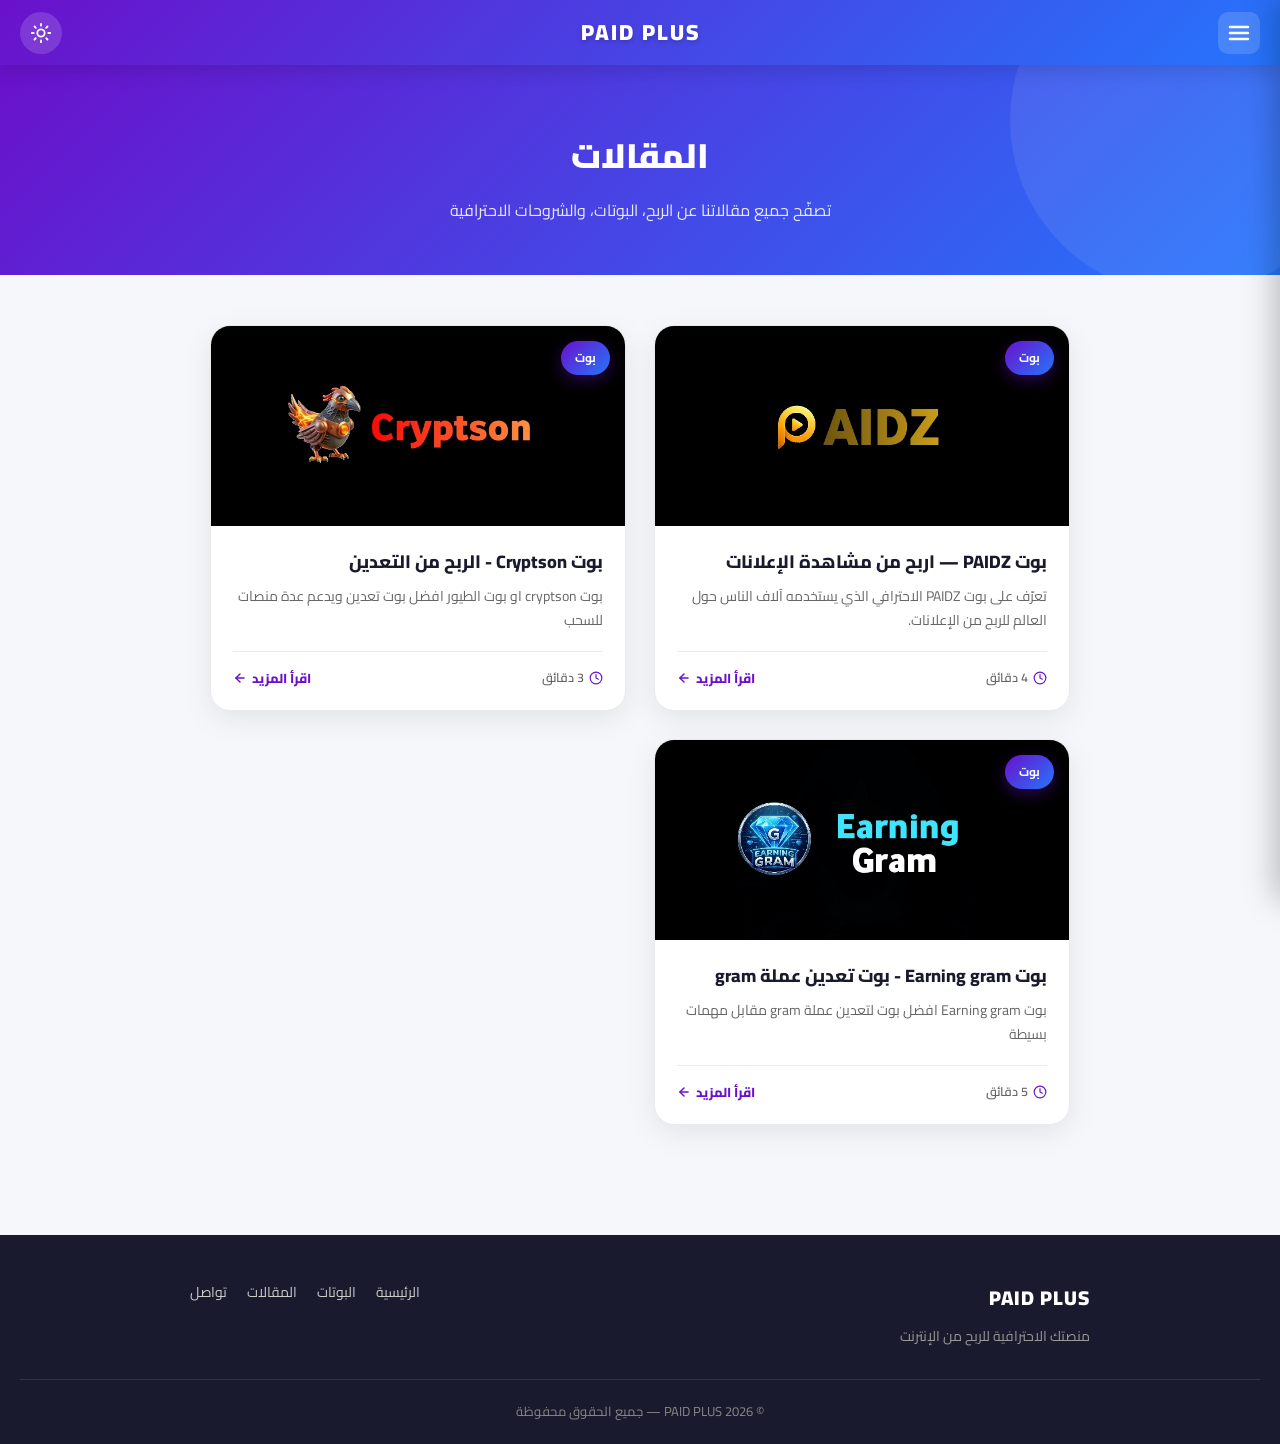
<file: article.html>
<!DOCTYPE html>
<html lang="ar" dir="rtl" data-theme="light">
<head>
  <meta charset="UTF-8">
  <meta name="viewport" content="width=device-width, initial-scale=1.0">
  <title>المقالات — PAID PLUS</title>
  <meta name="description" content="كل مقالات PAIDZ PLUS عن الربح، البوتات، والشروحات">
  <link rel="stylesheet" href="style.css">
  <link href="https://fonts.googleapis.com/css2?family=Cairo:wght@400;600;700;900&display=swap" rel="stylesheet">
</head>
<body>

  <!-- ===== الهيدر ===== -->
  <header class="header">
    <button class="menu-btn" onclick="toggleMenu()" aria-label="القائمة">
      <svg viewBox="0 0 24 24" fill="none" stroke="currentColor" stroke-width="2.5" stroke-linecap="round">
        <line x1="3" y1="6" x2="21" y2="6"/>
        <line x1="3" y1="12" x2="21" y2="12"/>
        <line x1="3" y1="18" x2="21" y2="18"/>
      </svg>
    </button>

    <a href="index.html" class="logo">PAID PLUS</a>

    <button class="theme-btn" onclick="toggleTheme()" aria-label="تبديل الوضع">
      <svg class="icon-sun" viewBox="0 0 24 24" fill="none" stroke="currentColor" stroke-width="2" stroke-linecap="round" stroke-linejoin="round">
        <circle cx="12" cy="12" r="4"/>
        <path d="M12 2v2M12 20v2M4.93 4.93l1.41 1.41M17.66 17.66l1.41 1.41M2 12h2M20 12h2M6.34 17.66l-1.41 1.41M19.07 4.93l-1.41 1.41"/>
      </svg>
      <svg class="icon-moon" viewBox="0 0 24 24" fill="none" stroke="currentColor" stroke-width="2" stroke-linecap="round" stroke-linejoin="round">
        <path d="M21 12.79A9 9 0 1 1 11.21 3 7 7 0 0 0 21 12.79z"/>
      </svg>
    </button>
  </header>

  <!-- ===== القائمة الجانبية ===== -->
  <nav class="side-menu" id="sideMenu">
    <div class="side-header">
      <span class="side-logo">PAID PLUS</span>
    </div>
    <a href="index.html">
      <svg viewBox="0 0 24 24" fill="none" stroke="currentColor" stroke-width="2" stroke-linecap="round" stroke-linejoin="round"><path d="M3 9l9-7 9 7v11a2 2 0 0 1-2 2H5a2 2 0 0 1-2-2z"/><polyline points="9 22 9 12 15 12 15 22"/></svg>
      الرئيسية
    </a>
    <a href="bots.html">
      <svg viewBox="0 0 24 24" fill="none" stroke="currentColor" stroke-width="2" stroke-linecap="round" stroke-linejoin="round"><rect x="3" y="8" width="18" height="12" rx="3"/><path d="M12 8V4M8 14h.01M16 14h.01"/></svg>
      البوتات
    </a>
    <a href="#">
      <svg viewBox="0 0 24 24" fill="none" stroke="currentColor" stroke-width="2" stroke-linecap="round" stroke-linejoin="round"><line x1="12" y1="1" x2="12" y2="23"/><path d="M17 5H9.5a3.5 3.5 0 0 0 0 7h5a3.5 3.5 0 0 1 0 7H6"/></svg>
      طرق الربح
    </a>
    <a href="#">
      <svg viewBox="0 0 24 24" fill="none" stroke="currentColor" stroke-width="2" stroke-linecap="round" stroke-linejoin="round"><path d="M2 3h6a4 4 0 0 1 4 4v14a3 3 0 0 0-3-3H2z"/><path d="M22 3h-6a4 4 0 0 0-4 4v14a3 3 0 0 1 3-3h7z"/></svg>
      الشروحات
    </a>
    <a href="article.html" class="active">
      <svg viewBox="0 0 24 24" fill="none" stroke="currentColor" stroke-width="2" stroke-linecap="round" stroke-linejoin="round"><path d="M4 22h16a2 2 0 0 0 2-2V4a2 2 0 0 0-2-2H8a2 2 0 0 0-2 2v16a2 2 0 0 1-2 2zm0 0a2 2 0 0 1-2-2v-9c0-1.1.9-2 2-2h2"/><line x1="10" y1="9" x2="18" y2="9"/><line x1="10" y1="13" x2="18" y2="13"/><line x1="10" y1="17" x2="14" y2="17"/></svg>
      المقالات
    </a>
    <a href="contact.html">
      <svg viewBox="0 0 24 24" fill="none" stroke="currentColor" stroke-width="2" stroke-linecap="round" stroke-linejoin="round"><path d="M21 15a2 2 0 0 1-2 2H7l-4 4V5a2 2 0 0 1 2-2h14a2 2 0 0 1 2 2z"/></svg>
      تواصل معنا
    </a>
  </nav>
  <div class="overlay" id="overlay" onclick="toggleMenu()"></div>

  <!-- ===== عنوان الصفحة ===== -->
  <section class="page-hero">
    <div class="page-hero-content">
      <h1>المقالات</h1>
      <p>تصفّح جميع مقالاتنا عن الربح، البوتات، والشروحات الاحترافية</p>
    </div>
  </section>

  <!-- ===== شبكة المقالات ===== -->
  <section class="container">
    <div class="articles-grid">

      <!-- 📝 مقال بوت Paidz -->
      <a href="article-paidz.html" class="article-card">
        <div class="article-card-image">
          <img src="B1.jpg" alt="بوت Paidz">
          <span class="article-card-tag">
            بوت
          </span>
        </div>
        <div class="article-card-body">
          <h3>بوت PAIDZ — اربح من مشاهدة الإعلانات</h3>
          <p>تعرّف على بوت PAIDZ الاحترافي الذي يستخدمه آلاف الناس حول العالم للربح من الإعلانات.</p>
          <div class="article-card-footer">
            <span class="read-time">
              <svg viewBox="0 0 24 24" fill="none" stroke="currentColor" stroke-width="2" stroke-linecap="round" stroke-linejoin="round"><circle cx="12" cy="12" r="10"/><polyline points="12 6 12 12 16 14"/></svg>
              4 دقائق
            </span>
            <span class="read-more">
              اقرأ المزيد
              <svg viewBox="0 0 24 24" fill="none" stroke="currentColor" stroke-width="2.5" stroke-linecap="round" stroke-linejoin="round"><line x1="19" y1="12" x2="5" y2="12"/><polyline points="12 19 5 12 12 5"/></svg>
            </span>
          </div>
        </div>
      </a>

      <!-- 📝 مقال بوت 2 -->
      <a href="article-cryptson.html" class="article-card">
        <div class="article-card-image">
          <img src="B2.jpg" alt="بوت 2">
          <span class="article-card-tag">
            بوت
          </span>
        </div>
        <div class="article-card-body">
          <h3>
بوت Cryptson - الربح من التعدين
            </h3>
          <p> 
          بوت cryptson او بوت الطيور افضل بوت تعدين ويدعم عدة منصات للسحب
          </p>
          <div class="article-card-footer">
            <span class="read-time">
              <svg viewBox="0 0 24 24" fill="none" stroke="currentColor" stroke-width="2" stroke-linecap="round" stroke-linejoin="round"><circle cx="12" cy="12" r="10"/><polyline points="12 6 12 12 16 14"/></svg>
              3 دقائق
            </span>
            <span class="read-more">
              اقرأ المزيد
              <svg viewBox="0 0 24 24" fill="none" stroke="currentColor" stroke-width="2.5" stroke-linecap="round" stroke-linejoin="round"><line x1="19" y1="12" x2="5" y2="12"/><polyline points="12 19 5 12 12 5"/></svg>
            </span>
          </div>
        </div>
      </a>

      <!-- 📝 مقال بوت 3 -->
      <a href="article-earninggram.html" class="article-card">
        <div class="article-card-image">
          <img src="B3.jpg" alt="بوت 3">
          <span class="article-card-tag">
            بوت
            </span>
        </div>
        <div class="article-card-body">
          <h3>
            بوت Earning gram - بوت تعدين عملة gram
            </h3>
          <p>
          بوت Earning gram افضل بوت لتعدين عملة gram مقابل مهمات بسيطة 
          </p>
          <div class="article-card-footer">
            <span class="read-time">
              <svg viewBox="0 0 24 24" fill="none" stroke="currentColor" stroke-width="2" stroke-linecap="round" stroke-linejoin="round"><circle cx="12" cy="12" r="10"/><polyline points="12 6 12 12 16 14"/></svg>
              5 دقائق
            </span>
            <span class="read-more">
              اقرأ المزيد
              <svg viewBox="0 0 24 24" fill="none" stroke="currentColor" stroke-width="2.5" stroke-linecap="round" stroke-linejoin="round"><line x1="19" y1="12" x2="5" y2="12"/><polyline points="12 19 5 12 12 5"/></svg>
            </span>
          </div>
        </div>
      </a>

    </div>
  </section>

  <!-- ===== الفوتر ===== -->
  <footer class="footer">
    <div class="footer-content">
      <div class="footer-brand">
        <h3>PAID PLUS</h3>
        <p>منصتك الاحترافية للربح من الإنترنت</p>
      </div>
      <div class="footer-links">
        <a href="index.html">الرئيسية</a>
        <a href="bots.html">البوتات</a>
        <a href="article.html">المقالات</a>
        <a href="contact.html">تواصل</a>
      </div>
    </div>
    <div class="footer-bottom">
      <p>© 2026 PAID PLUS — جميع الحقوق محفوظة</p>
    </div>
  </footer>

  <script src="script.js"></script>
</body>
</html>
</file>
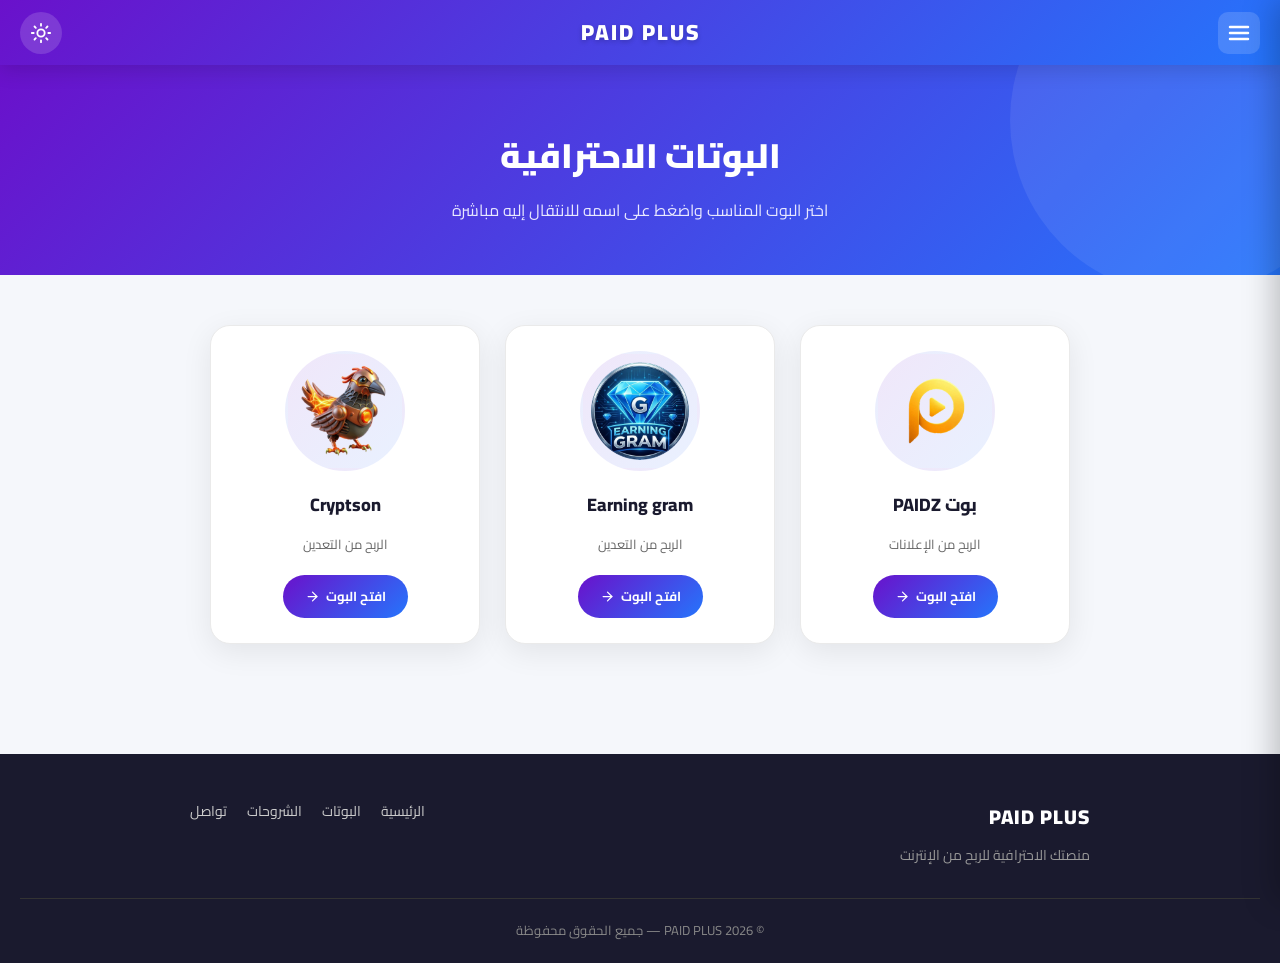
<file: bots.html>
<!DOCTYPE html>
<html lang="ar" dir="rtl" data-theme="light">
<head>
  <meta charset="UTF-8">
  <meta name="viewport" content="width=device-width, initial-scale=1.0">
  <title>البوتات — PAID PLUS</title>
  <meta name="description" content="أفضل بوتات تلغرام الاحترافية للربح والخدمات">
  <link rel="stylesheet" href="style.css">
  <link href="https://fonts.googleapis.com/css2?family=Cairo:wght@400;600;700;900&display=swap" rel="stylesheet">
</head>
<body>

  <!-- ===== الهيدر ===== -->
  <header class="header">
    <button class="menu-btn" onclick="toggleMenu()" aria-label="القائمة">
      <svg viewBox="0 0 24 24" fill="none" stroke="currentColor" stroke-width="2.5" stroke-linecap="round">
        <line x1="3" y1="6" x2="21" y2="6"/>
        <line x1="3" y1="12" x2="21" y2="12"/>
        <line x1="3" y1="18" x2="21" y2="18"/>
      </svg>
    </button>

    <a href="index.html" class="logo">PAID PLUS</a>

    <button class="theme-btn" onclick="toggleTheme()" aria-label="تبديل الوضع">
      <svg class="icon-sun" viewBox="0 0 24 24" fill="none" stroke="currentColor" stroke-width="2" stroke-linecap="round" stroke-linejoin="round">
        <circle cx="12" cy="12" r="4"/>
        <path d="M12 2v2M12 20v2M4.93 4.93l1.41 1.41M17.66 17.66l1.41 1.41M2 12h2M20 12h2M6.34 17.66l-1.41 1.41M19.07 4.93l-1.41 1.41"/>
      </svg>
      <svg class="icon-moon" viewBox="0 0 24 24" fill="none" stroke="currentColor" stroke-width="2" stroke-linecap="round" stroke-linejoin="round">
        <path d="M21 12.79A9 9 0 1 1 11.21 3 7 7 0 0 0 21 12.79z"/>
      </svg>
    </button>
  </header>

  <!-- ===== القائمة الجانبية ===== -->
  <nav class="side-menu" id="sideMenu">
    <div class="side-header">
      <span class="side-logo">PAID PLUS</span>
    </div>
    <a href="index.html">
      <svg viewBox="0 0 24 24" fill="none" stroke="currentColor" stroke-width="2" stroke-linecap="round" stroke-linejoin="round"><path d="M3 9l9-7 9 7v11a2 2 0 0 1-2 2H5a2 2 0 0 1-2-2z"/><polyline points="9 22 9 12 15 12 15 22"/></svg>
      الرئيسية
    </a>
    <a href="bots.html" class="active">
      <svg viewBox="0 0 24 24" fill="none" stroke="currentColor" stroke-width="2" stroke-linecap="round" stroke-linejoin="round"><rect x="3" y="8" width="18" height="12" rx="3"/><path d="M12 8V4M8 14h.01M16 14h.01"/></svg>
      البوتات
    </a>
    <a href="#">
      <svg viewBox="0 0 24 24" fill="none" stroke="currentColor" stroke-width="2" stroke-linecap="round" stroke-linejoin="round"><line x1="12" y1="1" x2="12" y2="23"/><path d="M17 5H9.5a3.5 3.5 0 0 0 0 7h5a3.5 3.5 0 0 1 0 7H6"/></svg>
      طرق الربح
    </a>
    <a href="#">
      <svg viewBox="0 0 24 24" fill="none" stroke="currentColor" stroke-width="2" stroke-linecap="round" stroke-linejoin="round"><path d="M2 3h6a4 4 0 0 1 4 4v14a3 3 0 0 0-3-3H2z"/><path d="M22 3h-6a4 4 0 0 0-4 4v14a3 3 0 0 1 3-3h7z"/></svg>
      الشروحات
    </a>
    <a href="article.html">
      <svg viewBox="0 0 24 24" fill="none" stroke="currentColor" stroke-width="2" stroke-linecap="round" stroke-linejoin="round"><path d="M4 22h16a2 2 0 0 0 2-2V4a2 2 0 0 0-2-2H8a2 2 0 0 0-2 2v16a2 2 0 0 1-2 2zm0 0a2 2 0 0 1-2-2v-9c0-1.1.9-2 2-2h2"/><line x1="10" y1="9" x2="18" y2="9"/><line x1="10" y1="13" x2="18" y2="13"/><line x1="10" y1="17" x2="14" y2="17"/></svg>
      المقالات
    </a>
    <a href="contact.html">
      <svg viewBox="0 0 24 24" fill="none" stroke="currentColor" stroke-width="2" stroke-linecap="round" stroke-linejoin="round"><path d="M21 15a2 2 0 0 1-2 2H7l-4 4V5a2 2 0 0 1 2-2h14a2 2 0 0 1 2 2z"/></svg>
      تواصل معنا
    </a>
  </nav>
  <div class="overlay" id="overlay" onclick="toggleMenu()"></div>

  <!-- ===== عنوان الصفحة ===== -->
  <section class="page-hero">
    <div class="page-hero-content">
      <h1>البوتات الاحترافية</h1>
      <p>اختر البوت المناسب واضغط على اسمه للانتقال إليه مباشرة</p>
    </div>
  </section>

  <!-- ===== شبكة البوتات ===== -->
  <section class="container">
    <div class="bots-grid">

      <!-- بوت 1 -->
      <div class="bot-card">
        <div class="bot-image">
          <img src="bot1.png" alt="بوت PAIDZ">
        </div>
        <a href="https://t.me/PAlDZ_BOT/start?startapp=ref_c6572488" target="_blank" class="bot-name">
          بوت PAIDZ
        </a>
        <p class="bot-desc">الربح من الإعلانات</p>
        <a href="https://t.me/PAlDZ_BOT/start?startapp=ref_c6572488" target="_blank" class="bot-btn">
          افتح البوت
          <svg viewBox="0 0 24 24" fill="none" stroke="currentColor" stroke-width="2" stroke-linecap="round" stroke-linejoin="round"><line x1="5" y1="12" x2="19" y2="12"/><polyline points="12 5 19 12 12 19"/></svg>
        </a>
      </div>

      <!-- بوت 2 -->
      <div class="bot-card">
        <div class="bot-image">
          <img src="bot2.png" alt="بوت التحميل">
        </div>
        <a href="https://t.me/EarningGram_bot?start=7931994096" target="_blank" class="bot-name">
          Earning gram
        </a>
        <p class="bot-desc">
الربح من التعدين
        </p>
        <a href="https://t.me/EarningGram_bot?start=7931994096" target="_blank" class="bot-btn">
          افتح البوت
          <svg viewBox="0 0 24 24" fill="none" stroke="currentColor" stroke-width="2" stroke-linecap="round" stroke-linejoin="round"><line x1="5" y1="12" x2="19" y2="12"/><polyline points="12 5 19 12 12 19"/></svg>
        </a>
      </div>

      <!-- بوت 3 -->
      <div class="bot-card">
        <div class="bot-image">
          <img src="bot3.png" alt="بوت الترجمة">
        </div>
        <a href="https://t.me/cryptson2_bot?startapp=97249" target="_blank" class="bot-name">
          Cryptson 
        </a>
        <p class="bot-desc">
          الربح من التعدين
          </p>
        <a href="https://t.me/cryptson2_bot?startapp=97249" target="_blank" class="bot-btn">
          افتح البوت
          <svg viewBox="0 0 24 24" fill="none" stroke="currentColor" stroke-width="2" stroke-linecap="round" stroke-linejoin="round"><line x1="5" y1="12" x2="19" y2="12"/><polyline points="12 5 19 12 12 19"/></svg>
        </a>
      </div>



    </div>
  </section>

  <!-- ===== الفوتر ===== -->
  <footer class="footer">
    <div class="footer-content">
      <div class="footer-brand">
        <h3>PAID PLUS</h3>
        <p>منصتك الاحترافية للربح من الإنترنت</p>
      </div>
      <div class="footer-links">
        <a href="index.html">الرئيسية</a>
        <a href="bots.html">البوتات</a>
        <a href="#">الشروحات</a>
        <a href="contact.html">تواصل</a>
      </div>
    </div>
    <div class="footer-bottom">
      <p>© 2026 PAID PLUS — جميع الحقوق محفوظة</p>
    </div>
  </footer>

  <script src="script.js"></script>
</body>
</html>
</file>
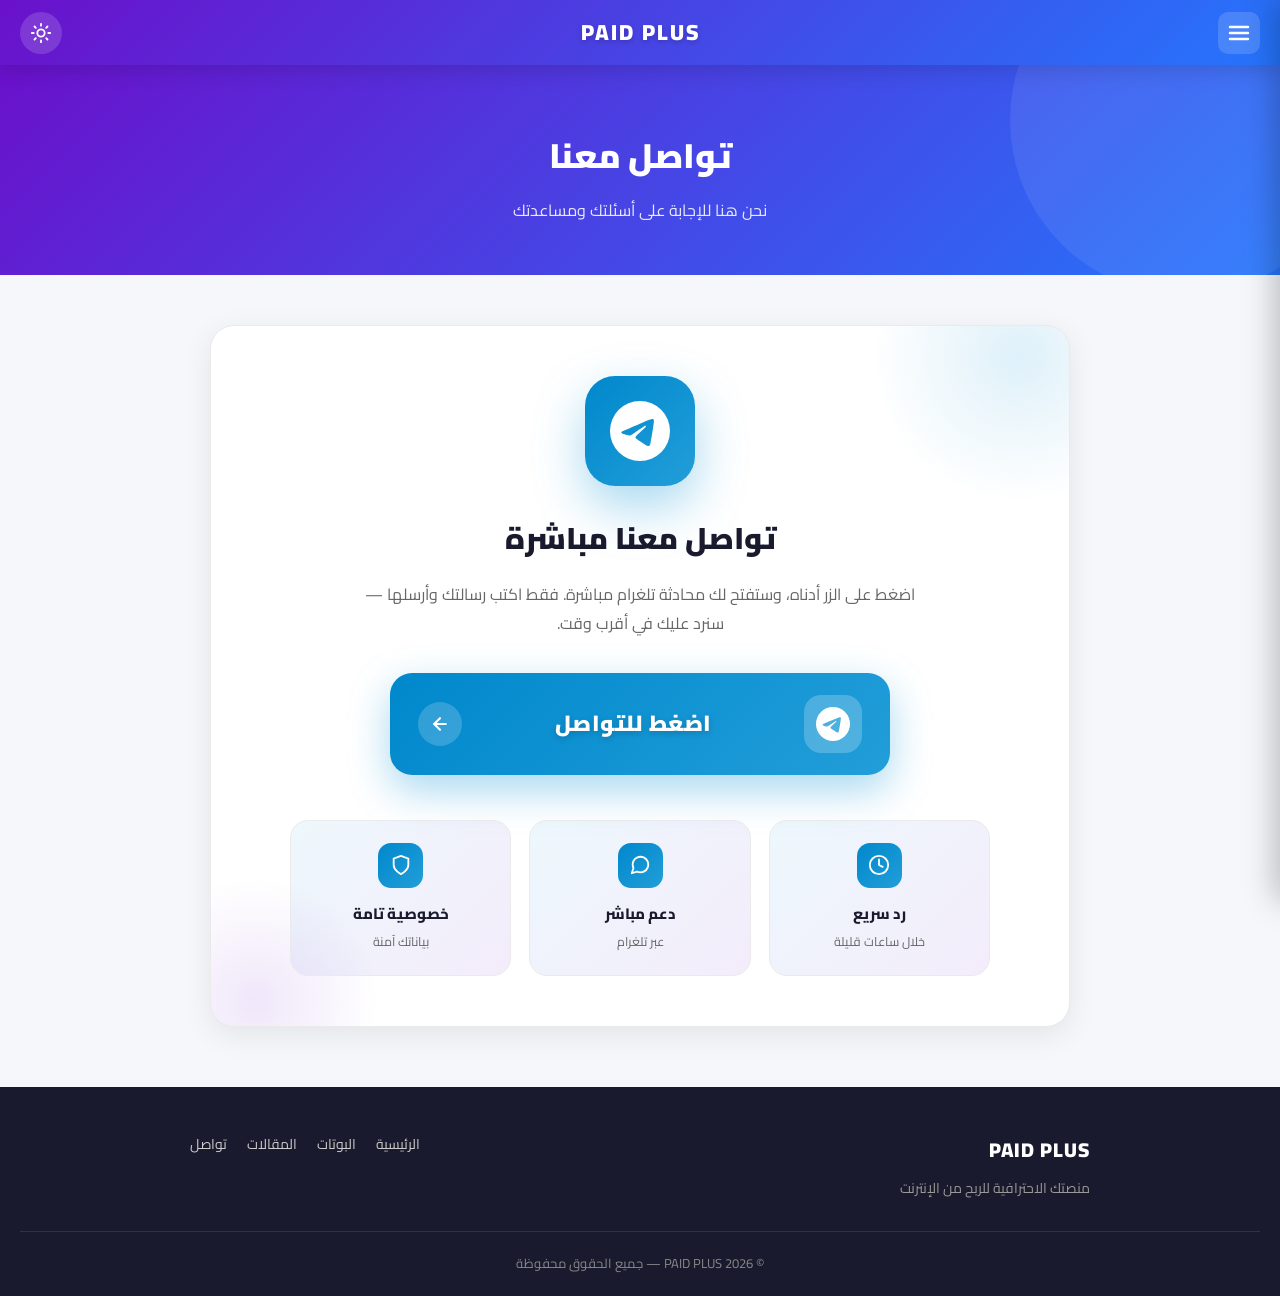
<file: contact.html>
<!DOCTYPE html>
<html lang="ar" dir="rtl" data-theme="light">
<head>
  <meta charset="UTF-8">
  <meta name="viewport" content="width=device-width, initial-scale=1.0">
  <title>
    تواصل معنا — PAID PLUS</title>
  <meta name="description" content="تواصل مباشر مع فريق PAIDZ PLUS">
  <link rel="stylesheet" href="style.css">
  <link href="https://fonts.googleapis.com/css2?family=Cairo:wght@400;600;700;900&display=swap" rel="stylesheet">
</head>
<body>

  <!-- ===== الهيدر ===== -->
  <header class="header">
    <button class="menu-btn" onclick="toggleMenu()" aria-label="القائمة">
      <svg viewBox="0 0 24 24" fill="none" stroke="currentColor" stroke-width="2.5" stroke-linecap="round">
        <line x1="3" y1="6" x2="21" y2="6"/>
        <line x1="3" y1="12" x2="21" y2="12"/>
        <line x1="3" y1="18" x2="21" y2="18"/>
      </svg>
    </button>

    <a href="index.html" class="logo">PAID PLUS</a>

    <button class="theme-btn" onclick="toggleTheme()" aria-label="تبديل الوضع">
      <svg class="icon-sun" viewBox="0 0 24 24" fill="none" stroke="currentColor" stroke-width="2" stroke-linecap="round" stroke-linejoin="round">
        <circle cx="12" cy="12" r="4"/>
        <path d="M12 2v2M12 20v2M4.93 4.93l1.41 1.41M17.66 17.66l1.41 1.41M2 12h2M20 12h2M6.34 17.66l-1.41 1.41M19.07 4.93l-1.41 1.41"/>
      </svg>
      <svg class="icon-moon" viewBox="0 0 24 24" fill="none" stroke="currentColor" stroke-width="2" stroke-linecap="round" stroke-linejoin="round">
        <path d="M21 12.79A9 9 0 1 1 11.21 3 7 7 0 0 0 21 12.79z"/>
      </svg>
    </button>
  </header>

  <!-- ===== القائمة الجانبية ===== -->
  <nav class="side-menu" id="sideMenu">
    <div class="side-header">
      <span class="side-logo">PAID PLUS</span>
    </div>
    <a href="index.html">
      <svg viewBox="0 0 24 24" fill="none" stroke="currentColor" stroke-width="2" stroke-linecap="round" stroke-linejoin="round"><path d="M3 9l9-7 9 7v11a2 2 0 0 1-2 2H5a2 2 0 0 1-2-2z"/><polyline points="9 22 9 12 15 12 15 22"/></svg>
      الرئيسية
    </a>
    <a href="bots.html">
      <svg viewBox="0 0 24 24" fill="none" stroke="currentColor" stroke-width="2" stroke-linecap="round" stroke-linejoin="round"><rect x="3" y="8" width="18" height="12" rx="3"/><path d="M12 8V4M8 14h.01M16 14h.01"/></svg>
      البوتات
    </a>
    <a href="#">
      <svg viewBox="0 0 24 24" fill="none" stroke="currentColor" stroke-width="2" stroke-linecap="round" stroke-linejoin="round"><line x1="12" y1="1" x2="12" y2="23"/><path d="M17 5H9.5a3.5 3.5 0 0 0 0 7h5a3.5 3.5 0 0 1 0 7H6"/></svg>
      طرق الربح
    </a>
    <a href="#">
      <svg viewBox="0 0 24 24" fill="none" stroke="currentColor" stroke-width="2" stroke-linecap="round" stroke-linejoin="round"><path d="M2 3h6a4 4 0 0 1 4 4v14a3 3 0 0 0-3-3H2z"/><path d="M22 3h-6a4 4 0 0 0-4 4v14a3 3 0 0 1 3-3h7z"/></svg>
      الشروحات
    </a>
    <a href="article.html">
      <svg viewBox="0 0 24 24" fill="none" stroke="currentColor" stroke-width="2" stroke-linecap="round" stroke-linejoin="round"><path d="M4 22h16a2 2 0 0 0 2-2V4a2 2 0 0 0-2-2H8a2 2 0 0 0-2 2v16a2 2 0 0 1-2 2zm0 0a2 2 0 0 1-2-2v-9c0-1.1.9-2 2-2h2"/><line x1="10" y1="9" x2="18" y2="9"/><line x1="10" y1="13" x2="18" y2="13"/><line x1="10" y1="17" x2="14" y2="17"/></svg>
      المقالات
    </a>
    <a href="contact.html" class="active">
      <svg viewBox="0 0 24 24" fill="none" stroke="currentColor" stroke-width="2" stroke-linecap="round" stroke-linejoin="round"><path d="M21 15a2 2 0 0 1-2 2H7l-4 4V5a2 2 0 0 1 2-2h14a2 2 0 0 1 2 2z"/></svg>
      تواصل معنا
    </a>
  </nav>
  <div class="overlay" id="overlay" onclick="toggleMenu()"></div>

  <!-- ===== عنوان الصفحة ===== -->
  <section class="page-hero">
    <div class="page-hero-content">
      <h1>تواصل معنا</h1>
      <p>نحن هنا للإجابة على أسئلتك ومساعدتك</p>
    </div>
  </section>

  <!-- ===== قسم التواصل ===== -->
  <section class="container">
    <div class="contact-page">

      <!-- الأيقونة الكبيرة -->
      <div class="contact-big-icon">
        <svg viewBox="0 0 24 24" fill="currentColor">
          <path d="M11.944 0A12 12 0 0 0 0 12a12 12 0 0 0 12 12 12 12 0 0 0 12-12A12 12 0 0 0 12 0a12 12 0 0 0-.056 0zm4.962 7.224c.1-.002.321.023.465.14a.506.506 0 0 1 .171.325c.016.093.036.306.02.472-.18 1.898-.962 6.502-1.36 8.627-.168.9-.499 1.201-.82 1.23-.696.065-1.225-.46-1.9-.902-1.056-.693-1.653-1.124-2.678-1.8-1.185-.78-.417-1.21.258-1.91.177-.184 3.247-2.977 3.307-3.23.007-.032.014-.15-.056-.212s-.174-.041-.249-.024c-.106.024-1.793 1.14-5.061 3.345-.48.33-.913.49-1.302.48-.428-.008-1.252-.241-1.865-.44-.752-.245-1.349-.374-1.297-.789.027-.216.325-.437.893-.663 3.498-1.524 5.83-2.529 6.998-3.014 3.332-1.386 4.025-1.627 4.476-1.635z"/>
        </svg>
      </div>

      <!-- العنوان -->
      <h2 class="contact-title">تواصل معنا مباشرة</h2>
      <p class="contact-desc">
        اضغط على الزر أدناه، وستفتح لك محادثة تلغرام مباشرة.
        فقط اكتب رسالتك وأرسلها — سنرد عليك في أقرب وقت.
      </p>

      <!-- 🔥 الزر الرئيسي -->
      <a href="https://t.me/abdulqadirturkah?text=مرحبا%20اريد%20المساعدة" target="_blank" class="telegram-contact-btn">
      
        <span class="tg-btn-icon">
          <svg viewBox="0 0 24 24" fill="currentColor">
            <path d="M11.944 0A12 12 0 0 0 0 12a12 12 0 0 0 12 12 12 12 0 0 0 12-12A12 12 0 0 0 12 0a12 12 0 0 0-.056 0zm4.962 7.224c.1-.002.321.023.465.14a.506.506 0 0 1 .171.325c.016.093.036.306.02.472-.18 1.898-.962 6.502-1.36 8.627-.168.9-.499 1.201-.82 1.23-.696.065-1.225-.46-1.9-.902-1.056-.693-1.653-1.124-2.678-1.8-1.185-.78-.417-1.21.258-1.91.177-.184 3.247-2.977 3.307-3.23.007-.032.014-.15-.056-.212s-.174-.041-.249-.024c-.106.024-1.793 1.14-5.061 3.345-.48.33-.913.49-1.302.48-.428-.008-1.252-.241-1.865-.44-.752-.245-1.349-.374-1.297-.789.027-.216.325-.437.893-.663 3.498-1.524 5.83-2.529 6.998-3.014 3.332-1.386 4.025-1.627 4.476-1.635z"/>
          </svg>
        </span>
        <span class="tg-btn-text">
          <span class="tg-btn-label">اضغط للتواصل</span>
        </span>
        <span class="tg-btn-arrow">
          <svg viewBox="0 0 24 24" fill="none" stroke="currentColor" stroke-width="2.5" stroke-linecap="round" stroke-linejoin="round">
            <line x1="19" y1="12" x2="5" y2="12"/>
            <polyline points="12 19 5 12 12 5"/>
          </svg>
        </span>
      </a>

      <!-- معلومات إضافية -->
      <div class="contact-info">
        <div class="contact-info-item">
          <div class="contact-info-icon">
            <svg viewBox="0 0 24 24" fill="none" stroke="currentColor" stroke-width="2" stroke-linecap="round" stroke-linejoin="round">
              <circle cx="12" cy="12" r="10"/>
              <polyline points="12 6 12 12 16 14"/>
            </svg>
          </div>
          <h4>رد سريع</h4>
          <p>خلال ساعات قليلة</p>
        </div>

        <div class="contact-info-item">
          <div class="contact-info-icon">
            <svg viewBox="0 0 24 24" fill="none" stroke="currentColor" stroke-width="2" stroke-linecap="round" stroke-linejoin="round">
              <path d="M21 11.5a8.38 8.38 0 0 1-.9 3.8 8.5 8.5 0 0 1-7.6 4.7 8.38 8.38 0 0 1-3.8-.9L3 21l1.9-5.7a8.38 8.38 0 0 1-.9-3.8 8.5 8.5 0 0 1 4.7-7.6 8.38 8.38 0 0 1 3.8-.9h.5a8.48 8.48 0 0 1 8 8v.5z"/>
            </svg>
          </div>
          <h4>دعم مباشر</h4>
          <p>عبر تلغرام</p>
        </div>

        <div class="contact-info-item">
          <div class="contact-info-icon">
            <svg viewBox="0 0 24 24" fill="none" stroke="currentColor" stroke-width="2" stroke-linecap="round" stroke-linejoin="round">
              <path d="M12 22s8-4 8-10V5l-8-3-8 3v7c0 6 8 10 8 10z"/>
            </svg>
          </div>
          <h4>خصوصية تامة</h4>
          <p>بياناتك آمنة</p>
        </div>
      </div>

    </div>
  </section>

  <!-- ===== الفوتر ===== -->
  <footer class="footer">
    <div class="footer-content">
      <div class="footer-brand">
        <h3>PAID PLUS</h3>
        <p>منصتك الاحترافية للربح من الإنترنت</p>
      </div>
      <div class="footer-links">
        <a href="index.html">الرئيسية</a>
        <a href="bots.html">البوتات</a>
        <a href="article.html">المقالات</a>
        <a href="contact.html">تواصل</a>
      </div>
    </div>
    <div class="footer-bottom">
      <p>© 2026 PAID PLUS — جميع الحقوق محفوظة</p>
    </div>
  </footer>

  <script src="script.js"></script>
</body>
</html>
</file>
<file: style.css>
/* ===== المتغيرات ===== */
:root {
  --bg: #f5f7fb;
  --bg-card: #ffffff;
  --text: #1a1a2e;
  --text-soft: #666;
  --border: #eaeaea;
  --primary: #6a11cb;
  --primary-2: #2575fc;
  --header-bg: linear-gradient(135deg, #6a11cb, #2575fc);
  --shadow: 0 8px 30px rgba(0,0,0,0.08);
  --header-text: #ffffff;
}

[data-theme="dark"] {
  --bg: #0f0f1a;
  --bg-card: #1a1a2e;
  --text: #f0f0f5;
  --text-soft: #a0a0b0;
  --border: #2a2a40;
  --header-bg: linear-gradient(135deg, #4a0d8f, #1a4db8);
  --shadow: 0 8px 30px rgba(0,0,0,0.4);
  --header-text: #ffffff;
}

/* ===== عام ===== */
* {
  margin: 0;
  padding: 0;
  box-sizing: border-box;
  font-family: 'Cairo', sans-serif;
}

html { scroll-behavior: smooth; }

body {
  background: var(--bg);
  color: var(--text);
  line-height: 1.8;
  overflow-x: hidden;
  transition: background 0.4s ease, color 0.4s ease;
}

.container {
  max-width: 900px;
  margin: 0 auto;
  padding: 0 20px;
}

/* أيقونات SVG موحدة */
svg {
  width: 20px;
  height: 20px;
  flex-shrink: 0;
}

/* ===== الهيدر ===== */
.header {
  position: fixed;
  top: 0;
  left: 0;
  right: 0;
  height: 65px;
  background: var(--header-bg);
  display: flex;
  align-items: center;
  justify-content: space-between;
  padding: 0 20px;
  box-shadow: 0 4px 20px rgba(0,0,0,0.15);
  z-index: 1000;
  transition: background 0.4s ease;
}

.logo {
  color: #fff;
  font-size: 22px;
  font-weight: 900;
  letter-spacing: 2px;
  text-decoration: none;
  text-shadow: 0 2px 5px rgba(0,0,0,0.2);
}

.menu-btn {
  width: 42px;
  height: 42px;
  background: rgba(255,255,255,0.15);
  border: none;
  border-radius: 10px;
  cursor: pointer;
  display: flex;
  align-items: center;
  justify-content: center;
  color: #fff;
  transition: 0.3s;
}

.menu-btn:hover { background: rgba(255,255,255,0.3); }
.menu-btn svg { width: 24px; height: 24px; }

/* ===== زر الوضع الليلي/النهاري ===== */
.theme-btn {
  width: 42px;
  height: 42px;
  background: rgba(255,255,255,0.15);
  border: none;
  border-radius: 50%;
  cursor: pointer;
  display: flex;
  align-items: center;
  justify-content: center;
  color: #fff;
  transition: 0.3s;
  position: relative;
  overflow: hidden;
}

.theme-btn:hover {
  background: rgba(255,255,255,0.3);
  transform: rotate(15deg);
}

.theme-btn svg {
  position: absolute;
  width: 22px;
  height: 22px;
  transition: 0.4s cubic-bezier(0.4, 0, 0.2, 1);
}

/* الوضع النهاري: إظهار الشمس */
[data-theme="light"] .icon-sun {
  opacity: 1;
  transform: translateY(0) rotate(0deg);
}
[data-theme="light"] .icon-moon {
  opacity: 0;
  transform: translateY(35px) rotate(90deg);
}

/* الوضع الليلي: إظهار القمر */
[data-theme="dark"] .icon-sun {
  opacity: 0;
  transform: translateY(-35px) rotate(-90deg);
}
[data-theme="dark"] .icon-moon {
  opacity: 1;
  transform: translateY(0) rotate(0deg);
}

/* ===== القائمة الجانبية ===== */
.side-menu {
  position: fixed;
  top: 0;
  right: -300px;
  width: 300px;
  height: 100%;
  background: var(--bg-card);
  box-shadow: -5px 0 30px rgba(0,0,0,0.25);
  transition: 0.4s cubic-bezier(0.4, 0, 0.2, 1);
  z-index: 1200;
  overflow-y: auto;
}

.side-menu.open { right: 0; }

.side-header {
  background: var(--header-bg);
  padding: 25px 20px;
  text-align: center;
}

.side-logo {
  color: #fff;
  font-size: 20px;
  font-weight: 900;
  letter-spacing: 2px;
}

.side-menu a {
  display: flex;
  align-items: center;
  gap: 12px;
  padding: 16px 25px;
  color: var(--text);
  text-decoration: none;
  font-weight: 600;
  border-bottom: 1px solid var(--border);
  transition: 0.25s;
}

.side-menu a svg { color: var(--primary); transition: 0.25s; }

.side-menu a:hover {
  background: linear-gradient(135deg, var(--primary), var(--primary-2));
  color: #fff;
  padding-right: 35px;
}

.side-menu a:hover svg { color: #fff; }

.overlay {
  position: fixed;
  inset: 0;
  background: rgba(0,0,0,0.55);
  opacity: 0;
  visibility: hidden;
  transition: 0.3s;
  z-index: 1100;
  backdrop-filter: blur(3px);
}

.overlay.show { opacity: 1; visibility: visible; }

/* ===== Hero ===== */
.hero {
  margin-top: 65px;
  padding: 80px 20px 60px;
  background: var(--header-bg);
  color: #fff;
  text-align: center;
  position: relative;
  overflow: hidden;
  transition: background 0.4s ease;
}

.hero::before {
  content: '';
  position: absolute;
  width: 400px;
  height: 400px;
  background: rgba(255,255,255,0.08);
  border-radius: 50%;
  top: -150px;
  right: -100px;
}

.hero::after {
  content: '';
  position: absolute;
  width: 300px;
  height: 300px;
  background: rgba(255,255,255,0.06);
  border-radius: 50%;
  bottom: -100px;
  left: -80px;
}

.hero-content { position: relative; z-index: 2; max-width: 700px; margin: 0 auto; }

.hero-tag {
  display: inline-flex;
  align-items: center;
  gap: 8px;
  background: rgba(255,255,255,0.2);
  padding: 7px 18px;
  border-radius: 20px;
  font-size: 14px;
  font-weight: 600;
  margin-bottom: 20px;
  backdrop-filter: blur(5px);
}

.hero-tag svg { width: 16px; height: 16px; }

.hero h1 {
  font-size: 38px;
  font-weight: 900;
  margin-bottom: 15px;
  line-height: 1.3;
}

.hero h1 span {
  background: linear-gradient(90deg, #ffd700, #ffed4e);
  -webkit-background-clip: text;
  -webkit-text-fill-color: transparent;
  background-clip: text;
}

.hero p {
  font-size: 17px;
  color: #e8e8ff;
  margin-bottom: 30px;
}

.hero-buttons {
  display: flex;
  gap: 15px;
  justify-content: center;
  flex-wrap: wrap;
}

.btn-primary, .btn-secondary {
  padding: 13px 30px;
  border-radius: 30px;
  text-decoration: none;
  font-weight: 700;
  font-size: 15px;
  transition: 0.3s;
  display: inline-block;
}

.btn-primary {
  background: #fff;
  color: var(--primary);
}

.btn-primary:hover {
  transform: translateY(-3px);
  box-shadow: 0 10px 25px rgba(0,0,0,0.25);
}

.btn-secondary {
  background: transparent;
  color: #fff;
  border: 2px solid rgba(255,255,255,0.5);
}

.btn-secondary:hover {
  background: rgba(255,255,255,0.15);
  border-color: #fff;
}

/* ===== المميزات ===== */
.features {
  padding: 70px 20px 30px;
}

.section-title {
  text-align: center;
  font-size: 28px;
  font-weight: 900;
  margin-bottom: 40px;
  color: var(--text);
  position: relative;
  display: inline-block;
  width: 100%;
}

.section-title::after {
  content: '';
  display: block;
  width: 60px;
  height: 4px;
  background: linear-gradient(90deg, var(--primary), var(--primary-2));
  border-radius: 3px;
  margin: 12px auto 0;
}

.features-grid {
  display: grid;
  grid-template-columns: repeat(auto-fit, minmax(220px, 1fr));
  gap: 20px;
}

.feature-card {
  background: var(--bg-card);
  padding: 30px 22px;
  border-radius: 18px;
  box-shadow: var(--shadow);
  text-align: center;
  transition: 0.35s;
  border: 1px solid var(--border);
}

.feature-card:hover {
  transform: translateY(-8px);
  box-shadow: 0 15px 40px rgba(106,17,203,0.25);
}

.feature-icon {
  width: 65px;
  height: 65px;
  margin: 0 auto 15px;
  border-radius: 18px;
  background: linear-gradient(135deg, rgba(106,17,203,0.12), rgba(37,117,252,0.12));
  display: flex;
  align-items: center;
  justify-content: center;
  color: var(--primary);
  transition: 0.35s;
}

.feature-icon svg { width: 30px; height: 30px; }

.feature-card:hover .feature-icon {
  background: linear-gradient(135deg, var(--primary), var(--primary-2));
  color: #fff;
  transform: rotate(-8deg) scale(1.08);
}

.feature-card h3 {
  font-size: 18px;
  font-weight: 700;
  margin-bottom: 8px;
  color: var(--text);
}

.feature-card p {
  font-size: 14px;
  color: var(--text-soft);
}

/* ===== المقال ===== */
.article {
  background: var(--bg-card);
  padding: 45px 35px;
  border-radius: 22px;
  box-shadow: var(--shadow);
  margin: 40px 0;
  border: 1px solid var(--border);
  transition: background 0.4s ease, border 0.4s ease;
}

.article-badge {
  display: inline-block;
  background: linear-gradient(135deg, var(--primary), var(--primary-2));
  color: #fff;
  padding: 5px 15px;
  border-radius: 15px;
  font-size: 12px;
  font-weight: 700;
  margin-bottom: 15px;
}

.article h1 {
  font-size: 30px;
  font-weight: 900;
  color: var(--text);
  margin-bottom: 15px;
  line-height: 1.4;
}

.article-meta {
  display: flex;
  gap: 20px;
  flex-wrap: wrap;
  color: var(--text-soft);
  font-size: 13px;
  margin-bottom: 25px;
  padding-bottom: 20px;
  border-bottom: 2px dashed var(--border);
}

.article-meta span {
  display: inline-flex;
  align-items: center;
  gap: 6px;
}

.article-meta svg { width: 15px; height: 15px; color: var(--primary); }

.article-image {
  text-align: center;
  margin: 30px 0;
}

.article-image img {
  max-width: 320px;
  width: 100%;
  border-radius: 22px;
  box-shadow: 0 15px 40px rgba(106,17,203,0.3);
  transition: 0.4s;
}

.article-image img:hover { transform: scale(1.04) rotate(-1deg); }

.article .lead {
  font-size: 18px;
  color: var(--text);
  font-weight: 600;
  padding: 18px 22px;
  background: linear-gradient(90deg, rgba(106,17,203,0.08), transparent);
  border-right: 4px solid var(--primary);
  border-radius: 10px;
  margin-bottom: 25px;
}

.article h2 {
  font-size: 22px;
  color: var(--primary);
  margin: 30px 0 12px;
  font-weight: 700;
}

.article p {
  font-size: 16px;
  color: var(--text-soft);
  margin-bottom: 15px;
}

.article ul, .article ol {
  margin: 15px 25px 20px;
}

.article li {
  margin-bottom: 8px;
  font-size: 16px;
  color: var(--text-soft);
}

/* ===== CTA ===== */
.cta-box {
  background: var(--header-bg);
  color: #fff;
  padding: 35px;
  border-radius: 20px;
  text-align: center;
  margin-top: 40px;
  position: relative;
  overflow: hidden;
  transition: background 0.4s ease;
}

.cta-box::before {
  content: '';
  position: absolute;
  width: 200px;
  height: 200px;
  background: rgba(255,255,255,0.1);
  border-radius: 50%;
  top: -80px;
  right: -50px;
}

.cta-box h3 {
  font-size: 22px;
  margin-bottom: 10px;
  position: relative;
}

.cta-box p {
  color: #e8e8ff;
  margin-bottom: 20px;
  position: relative;
}

.cta-btn {
  display: inline-flex;
  align-items: center;
  gap: 8px;
  background: #fff;
  color: var(--primary);
  padding: 14px 35px;
  border-radius: 30px;
  text-decoration: none;
  font-weight: 800;
  font-size: 16px;
  transition: 0.3s;
  position: relative;
}

.cta-btn svg { width: 18px; height: 18px; }

.cta-btn:hover {
  transform: scale(1.07);
  box-shadow: 0 10px 30px rgba(0,0,0,0.3);
}

/* ===== الفوتر ===== */
.footer {
  background: #1a1a2e;
  color: #ccc;
  padding: 45px 20px 0;
  margin-top: 60px;
  transition: background 0.4s ease;
}

[data-theme="dark"] .footer { background: #0a0a15; }

.footer-content {
  max-width: 900px;
  margin: 0 auto;
  display: flex;
  justify-content: space-between;
  flex-wrap: wrap;
  gap: 25px;
  padding-bottom: 30px;
}

.footer-brand h3 {
  color: #fff;
  font-size: 20px;
  font-weight: 900;
  letter-spacing: 1px;
  margin-bottom: 8px;
}

.footer-brand p { font-size: 14px; color: #999; }

.footer-links {
  display: flex;
  gap: 20px;
  flex-wrap: wrap;
}

.footer-links a {
  color: #ccc;
  text-decoration: none;
  font-size: 14px;
  transition: 0.3s;
}

.footer-links a:hover { color: #6a11cb; }

.footer-bottom {
  border-top: 1px solid #333;
  padding: 20px;
  text-align: center;
  font-size: 13px;
  color: #888;
}

/* ===== للجوال ===== */
@media (max-width: 600px) {
  .logo { font-size: 16px; letter-spacing: 1px; }
  .menu-btn, .theme-btn { width: 38px; height: 38px; }
  .hero { padding: 60px 15px 40px; }
  .hero h1 { font-size: 26px; }
  .hero p { font-size: 15px; }
  .article { padding: 28px 20px; }
  .article h1 { font-size: 22px; }
  .article h2 { font-size: 18px; }
  .article p, .article li { font-size: 15px; }
  .article-image img { max-width: 220px; }
  .section-title { font-size: 22px; }
  .footer-content { flex-direction: column; text-align: center; }
  .footer-links { justify-content: center; }
}


/* ===== عنوان الصفحة (Page Hero) ===== */
.page-hero {
  margin-top: 65px;
  padding: 60px 20px 50px;
  background: var(--header-bg);
  color: #fff;
  text-align: center;
  position: relative;
  overflow: hidden;
}

.page-hero::before {
  content: '';
  position: absolute;
  width: 350px;
  height: 350px;
  background: rgba(255,255,255,0.08);
  border-radius: 50%;
  top: -120px;
  right: -80px;
}

.page-hero-content {
  position: relative;
  z-index: 2;
}

.page-hero h1 {
  font-size: 34px;
  font-weight: 900;
  margin-bottom: 10px;
}

.page-hero p {
  font-size: 16px;
  color: #e8e8ff;
}

/* ===== شبكة البوتات ===== */
.bots-grid {
  display: grid;
  grid-template-columns: repeat(auto-fill, minmax(230px, 1fr));
  gap: 25px;
  padding: 50px 0;
}

/* بطاقة البوت */
.bot-card {
  background: var(--bg-card);
  border-radius: 20px;
  padding: 25px 20px;
  text-align: center;
  box-shadow: var(--shadow);
  border: 1px solid var(--border);
  transition: 0.35s cubic-bezier(0.4, 0, 0.2, 1);
  display: flex;
  flex-direction: column;
  align-items: center;
}

.bot-card:hover {
  transform: translateY(-10px);
  box-shadow: 0 20px 45px rgba(106,17,203,0.28);
  border-color: var(--primary);
}

/* صورة البوت */
.bot-image {
  width: 120px;
  height: 120px;
  border-radius: 50%;
  overflow: hidden;
  margin-bottom: 18px;
  background: linear-gradient(135deg, rgba(106,17,203,0.1), rgba(37,117,252,0.1));
  display: flex;
  align-items: center;
  justify-content: center;
  padding: 8px;
  transition: 0.35s;
  border: 3px solid transparent;
}

.bot-card:hover .bot-image {
  border-color: var(--primary);
  transform: scale(1.05) rotate(3deg);
}

.bot-image img {
  width: 100%;
  height: 100%;
  object-fit: cover;
  border-radius: 50%;
}

/* اسم البوت (قابل للنقر) */
.bot-name {
  font-size: 18px;
  font-weight: 800;
  color: var(--text);
  text-decoration: none;
  margin-bottom: 6px;
  transition: 0.3s;
  display: inline-block;
}

.bot-name:hover {
  color: var(--primary);
  transform: scale(1.05);
}

.bot-name::after {
  content: '';
  display: block;
  width: 0;
  height: 2px;
  background: linear-gradient(90deg, var(--primary), var(--primary-2));
  margin: 4px auto 0;
  transition: 0.35s;
  border-radius: 2px;
}

.bot-name:hover::after {
  width: 60%;
}

/* وصف البوت */
.bot-desc {
  font-size: 13px;
  color: var(--text-soft);
  margin-bottom: 18px;
}

/* زر فتح البوت */
.bot-btn {
  display: inline-flex;
  align-items: center;
  gap: 6px;
  background: linear-gradient(135deg, var(--primary), var(--primary-2));
  color: #fff;
  padding: 10px 22px;
  border-radius: 25px;
  text-decoration: none;
  font-weight: 700;
  font-size: 13px;
  transition: 0.3s;
  margin-top: auto;
}

.bot-btn svg {
  width: 15px;
  height: 15px;
  transition: 0.3s;
}

.bot-btn:hover {
  transform: translateY(-2px);
  box-shadow: 0 8px 20px rgba(106,17,203,0.4);
}

.bot-btn:hover svg {
  transform: translateX(-4px);
}

/* ===== للجوال ===== */
@media (max-width: 600px) {
  .page-hero { padding: 45px 15px 35px; }
  .page-hero h1 { font-size: 24px; }
  .page-hero p { font-size: 14px; }
  .bots-grid {
    grid-template-columns: repeat(auto-fill, minmax(150px, 1fr));
    gap: 15px;
    padding: 30px 0;
  }
  .bot-card { padding: 18px 12px; }
  .bot-image { width: 85px; height: 85px; margin-bottom: 12px; }
  .bot-name { font-size: 15px; }
  .bot-desc { font-size: 12px; }
  .bot-btn { padding: 8px 16px; font-size: 12px; }
}


/* ===== غلاف زر التحميل ===== */
.bot-download-wrap {
  margin-top: 45px;
  position: relative;
}

/* شريط علوي متحرك */
.download-top-bar {
  height: 5px;
  background: linear-gradient(90deg, #6a11cb, #2575fc, #00b894, #6a11cb);
  background-size: 300% 100%;
  border-radius: 24px 24px 0 0;
  animation: gradientSlide 4s linear infinite;
}

@keyframes gradientSlide {
  0% { background-position: 0% 50%; }
  100% { background-position: 300% 50%; }
}

/* ===== بطاقة التحميل ===== */
.bot-download-card {
  background: var(--bg-card);
  border: 2px solid var(--border);
  border-top: none;
  border-radius: 0 0 24px 24px;
  padding: 32px 26px;
  text-align: center;
  box-shadow: 0 15px 45px rgba(106,17,203,0.15);
  transition: 0.35s;
  position: relative;
  overflow: hidden;
}

.bot-download-card::after {
  content: '';
  position: absolute;
  width: 220px;
  height: 220px;
  background: radial-gradient(circle, rgba(106,17,203,0.12), transparent 70%);
  border-radius: 50%;
  top: -80px;
  left: -60px;
  pointer-events: none;
}

.bot-download-card:hover {
  box-shadow: 0 25px 65px rgba(106,17,203,0.28);
  border-color: var(--primary);
}

/* ===== شارة "مجاني 100%" ===== */
.download-badge {
  display: inline-flex;
  align-items: center;
  gap: 6px;
  background: linear-gradient(135deg, #00b894, #00cec9);
  color: #fff;
  padding: 6px 16px;
  border-radius: 22px;
  font-size: 12.5px;
  font-weight: 800;
  margin-bottom: 16px;
  box-shadow: 0 5px 15px rgba(0,184,148,0.35);
  position: relative;
  z-index: 2;
}

.download-badge svg { width: 14px; height: 14px; }

/* ===== العناوين ===== */
.download-title {
  font-size: 24px;
  font-weight: 900;
  color: var(--text);
  margin-bottom: 8px;
  position: relative;
  z-index: 2;
}

.download-sub {
  font-size: 14px;
  color: var(--text-soft);
  margin-bottom: 26px;
  position: relative;
  z-index: 2;
  line-height: 1.6;
}

/* ===== الزر الرئيسي "بوت Paidz" ===== */
.bot-main-btn {
  display: flex;
  align-items: center;
  justify-content: space-between;
  gap: 14px;
  background: linear-gradient(135deg, #6a11cb 0%, #2575fc 100%);
  color: #fff;
  padding: 18px 22px;
  border-radius: 20px;
  text-decoration: none;
  font-weight: 900;
  transition: 0.4s cubic-bezier(0.4, 0, 0.2, 1);
  box-shadow: 0 12px 32px rgba(106,17,203,0.4);
  position: relative;
  overflow: hidden;
  z-index: 2;
}

/* توهج متحرك عند المرور */
.bot-main-btn::before {
  content: '';
  position: absolute;
  top: 0;
  left: -100%;
  width: 100%;
  height: 100%;
  background: linear-gradient(90deg, transparent, rgba(255,255,255,0.35), transparent);
  transition: 0.6s;
}

.bot-main-btn:hover::before {
  left: 100%;
}

.bot-main-btn:hover {
  transform: translateY(-4px);
  box-shadow: 0 20px 45px rgba(106,17,203,0.55);
}

.bot-main-btn:active { transform: translateY(-1px); }

/* أيقونة دائرية (تحميل) */
.btn-icon-circle {
  width: 48px;
  height: 48px;
  background: rgba(255,255,255,0.22);
  border-radius: 14px;
  display: flex;
  align-items: center;
  justify-content: center;
  flex-shrink: 0;
  backdrop-filter: blur(10px);
  transition: 0.5s;
  position: relative;
  z-index: 2;
}

.btn-icon-circle svg { width: 24px; height: 24px; }

.bot-main-btn:hover .btn-icon-circle {
  transform: rotate(360deg) scale(1.1);
  background: rgba(255,255,255,0.35);
}

/* نص الزر */
.btn-label {
  flex: 1;
  font-size: 22px;
  font-weight: 900;
  text-align: center;
  letter-spacing: 1px;
  position: relative;
  z-index: 2;
  text-shadow: 0 2px 6px rgba(0,0,0,0.2);
}

/* سهم دائري */
.btn-arrow-circle {
  width: 40px;
  height: 40px;
  background: rgba(255,255,255,0.18);
  border-radius: 50%;
  display: flex;
  align-items: center;
  justify-content: center;
  flex-shrink: 0;
  transition: 0.35s;
  position: relative;
  z-index: 2;
}

.btn-arrow-circle svg { width: 18px; height: 18px; }

.bot-main-btn:hover .btn-arrow-circle {
  background: rgba(255,255,255,0.35);
  transform: translateX(-8px);
}

/* ===== رابط نصي أسفل الزر ===== */
.download-username {
  display: flex;
  align-items: center;
  justify-content: center;
  gap: 8px;
  margin-top: 20px;
  font-size: 13px;
  color: var(--text-soft);
  flex-wrap: wrap;
  position: relative;
  z-index: 2;
}

.download-username a {
  direction: ltr;
  background: linear-gradient(135deg, rgba(106,17,203,0.12), rgba(37,117,252,0.12));
  color: var(--primary);
  padding: 7px 16px;
  border-radius: 18px;
  text-decoration: none;
  font-weight: 800;
  font-size: 13px;
  letter-spacing: 0.5px;
  transition: 0.3s;
  border: 1px solid transparent;
}

.download-username a:hover {
  background: linear-gradient(135deg, #6a11cb, #2575fc);
  color: #fff;
  transform: scale(1.05);
}

/* ===== للجوال ===== */
@media (max-width: 600px) {
  .bot-download-card {
    padding: 24px 18px;
    border-radius: 0 0 20px 20px;
  }
  .download-title { font-size: 20px; }
  .download-sub { font-size: 13px; }
  .bot-main-btn {
    padding: 15px 16px;
    gap: 10px;
    border-radius: 16px;
  }
  .btn-icon-circle { width: 42px; height: 42px; border-radius: 12px; }
  .btn-icon-circle svg { width: 20px; height: 20px; }
  .btn-label { font-size: 18px; }
  .btn-arrow-circle { width: 34px; height: 34px; }
  .btn-arrow-circle svg { width: 15px; height: 15px; }
  .download-username { font-size: 12px; }
  .download-username a { font-size: 12px; padding: 6px 13px; }
}

/* ===== شبكة المقالات ===== */
.articles-grid {
  display: grid;
  grid-template-columns: repeat(auto-fill, minmax(310px, 1fr));
  gap: 28px;
  padding: 50px 0;
}

/* بطاقة المقال */
.article-card {
  display: flex;
  flex-direction: column;
  background: var(--bg-card);
  border-radius: 20px;
  overflow: hidden;
  box-shadow: var(--shadow);
  border: 1px solid var(--border);
  text-decoration: none;
  transition: 0.4s cubic-bezier(0.4, 0, 0.2, 1);
  position: relative;
}

.article-card:hover {
  transform: translateY(-10px);
  box-shadow: 0 25px 55px rgba(106,17,203,0.28);
  border-color: var(--primary);
}

/* صورة البطاقة */
.article-card-image {
  position: relative;
  width: 100%;
  height: 200px;
  overflow: hidden;
  background: linear-gradient(135deg, rgba(106,17,203,0.1), rgba(37,117,252,0.1));
}

.article-card-image img {
  width: 100%;
  height: 100%;
  object-fit: cover;
  transition: 0.5s;
}

.article-card:hover .article-card-image img {
  transform: scale(1.1);
}

/* شارة التصنيف */
.article-card-tag {
  position: absolute;
  top: 15px;
  right: 15px;
  background: linear-gradient(135deg, #6a11cb, #2575fc);
  color: #fff;
  padding: 6px 14px;
  border-radius: 18px;
  font-size: 12px;
  font-weight: 700;
  box-shadow: 0 5px 15px rgba(106,17,203,0.4);
  backdrop-filter: blur(5px);
  z-index: 2;
}

/* جسم البطاقة */
.article-card-body {
  padding: 22px 22px 20px;
  display: flex;
  flex-direction: column;
  flex: 1;
}

.article-card-body h3 {
  font-size: 18px;
  font-weight: 800;
  color: var(--text);
  margin-bottom: 10px;
  line-height: 1.5;
  transition: 0.3s;
}

.article-card:hover .article-card-body h3 {
  color: var(--primary);
}

.article-card-body p {
  font-size: 14px;
  color: var(--text-soft);
  line-height: 1.7;
  margin-bottom: 18px;
  flex: 1;
}

/* فوتر البطاقة */
.article-card-footer {
  display: flex;
  align-items: center;
  justify-content: space-between;
  padding-top: 15px;
  border-top: 1px solid var(--border);
  gap: 10px;
}

.read-time {
  display: inline-flex;
  align-items: center;
  gap: 5px;
  font-size: 12.5px;
  color: var(--text-soft);
  font-weight: 600;
}

.read-time svg {
  width: 14px;
  height: 14px;
  color: var(--primary);
}

.read-more {
  display: inline-flex;
  align-items: center;
  gap: 5px;
  font-size: 13px;
  font-weight: 800;
  color: var(--primary);
  transition: 0.3s;
}

.read-more svg {
  width: 14px;
  height: 14px;
  transition: 0.3s;
}

.article-card:hover .read-more {
  color: var(--primary-2);
}

.article-card:hover .read-more svg {
  transform: translateX(-5px);
}

/* ===== للجوال ===== */
@media (max-width: 600px) {
  .articles-grid {
    grid-template-columns: 1fr;
    gap: 20px;
    padding: 30px 0;
  }
  .article-card-image { height: 180px; }
  .article-card-body { padding: 18px; }
  .article-card-body h3 { font-size: 16px; }
  .article-card-body p { font-size: 13px; }
}




/* ===== زر بوت Paidz الاحترافي ===== */
.paidz-btn {
  display: flex;
  align-items: center;
  gap: 16px;
  background: linear-gradient(135deg, #6a11cb 0%, #2575fc 100%);
  color: #fff;
  padding: 20px 24px;
  border-radius: 20px;
  text-decoration: none;
  margin-top: 45px;
  position: relative;
  overflow: hidden;
  box-shadow: 0 15px 40px rgba(106,17,203,0.45);
  transition: 0.4s cubic-bezier(0.4, 0, 0.2, 1);
  border: 2px solid rgba(255,255,255,0.15);
}

/* توهج متحرك يمر عبر الزر */
.paidz-btn::before {
  content: '';
  position: absolute;
  top: 0;
  left: -100%;
  width: 100%;
  height: 100%;
  background: linear-gradient(90deg, transparent, rgba(255,255,255,0.3), transparent);
  transition: 0.7s;
}

.paidz-btn:hover::before {
  left: 100%;
}

.paidz-btn:hover {
  transform: translateY(-5px) scale(1.01);
  box-shadow: 0 25px 55px rgba(106,17,203,0.6);
  border-color: rgba(255,255,255,0.35);
}

.paidz-btn:active {
  transform: translateY(-2px) scale(0.99);
}

/* ===== أيقونة تلغرام ===== */
.paidz-btn-icon {
  width: 60px;
  height: 60px;
  background: #ffffff;
  border-radius: 18px;
  display: flex;
  align-items: center;
  justify-content: center;
  flex-shrink: 0;
  position: relative;
  z-index: 2;
  box-shadow: 0 8px 20px rgba(0,0,0,0.2);
  transition: 0.5s cubic-bezier(0.4, 0, 0.2, 1);
}

.paidz-btn-icon svg {
  width: 34px;
  height: 34px;
  color: #6a11cb;
  transition: 0.5s;
}

.paidz-btn:hover .paidz-btn-icon {
  transform: rotate(360deg) scale(1.08);
  box-shadow: 0 12px 30px rgba(0,0,0,0.3);
}

.paidz-btn:hover .paidz-btn-icon svg {
  color: #2575fc;
}

/* ===== نص الزر ===== */
.paidz-btn-label {
  flex: 1;
  font-size: 24px;
  font-weight: 900;
  text-align: center;
  letter-spacing: 1.2px;
  position: relative;
  z-index: 2;
  text-shadow: 0 3px 10px rgba(0,0,0,0.25);
  font-family: 'Cairo', sans-serif;
}

/* ===== سهم الزر ===== */
.paidz-btn-arrow {
  width: 46px;
  height: 46px;
  background: rgba(255,255,255,0.2);
  border-radius: 50%;
  display: flex;
  align-items: center;
  justify-content: center;
  flex-shrink: 0;
  position: relative;
  z-index: 2;
  transition: 0.35s;
  backdrop-filter: blur(10px);
}

.paidz-btn-arrow svg {
  width: 20px;
  height: 20px;
  transition: 0.35s;
}

.paidz-btn:hover .paidz-btn-arrow {
  background: rgba(255,255,255,0.35);
  transform: translateX(-8px) scale(1.05);
}

/* ===== للجوال ===== */
@media (max-width: 600px) {
  .paidz-btn {
    padding: 16px 18px;
    gap: 12px;
    border-radius: 16px;
    margin-top: 35px;
  }
  .paidz-btn-icon {
    width: 50px;
    height: 50px;
    border-radius: 14px;
  }
  .paidz-btn-icon svg { width: 28px; height: 28px; }
  .paidz-btn-label { font-size: 19px; letter-spacing: 0.8px; }
  .paidz-btn-arrow { width: 38px; height: 38px; }
  .paidz-btn-arrow svg { width: 17px; height: 17px; }
}


/* ===== صفحة تواصل معنا ===== */
.contact-page {
  background: var(--bg-card);
  border-radius: 24px;
  padding: 50px 35px;
  margin: 50px 0;
  box-shadow: var(--shadow);
  border: 1px solid var(--border);
  text-align: center;
  position: relative;
  overflow: hidden;
}

.contact-page::before {
  content: '';
  position: absolute;
  width: 300px;
  height: 300px;
  background: radial-gradient(circle, rgba(34,158,217,0.15), transparent 70%);
  border-radius: 50%;
  top: -120px;
  right: -100px;
  pointer-events: none;
}

.contact-page::after {
  content: '';
  position: absolute;
  width: 250px;
  height: 250px;
  background: radial-gradient(circle, rgba(106,17,203,0.1), transparent 70%);
  border-radius: 50%;
  bottom: -100px;
  left: -80px;
  pointer-events: none;
}

/* الأيقونة الكبيرة */
.contact-big-icon {
  width: 110px;
  height: 110px;
  margin: 0 auto 25px;
  background: linear-gradient(135deg, #0088cc, #229ED9);
  border-radius: 30px;
  display: flex;
  align-items: center;
  justify-content: center;
  box-shadow: 0 20px 50px rgba(34,158,217,0.4);
  position: relative;
  z-index: 2;
  animation: floatIcon 3s ease-in-out infinite;
}

@keyframes floatIcon {
  0%, 100% { transform: translateY(0); }
  50% { transform: translateY(-10px); }
}

.contact-big-icon svg {
  width: 60px;
  height: 60px;
  color: #fff;
}

/* العنوان */
.contact-title {
  font-size: 30px;
  font-weight: 900;
  color: var(--text);
  margin-bottom: 15px;
  position: relative;
  z-index: 2;
}

.contact-desc {
  font-size: 16px;
  color: var(--text-soft);
  max-width: 550px;
  margin: 0 auto 35px;
  line-height: 1.8;
  position: relative;
  z-index: 2;
}

/* ===== الزر الرئيسي ===== */
.telegram-contact-btn {
  display: flex;
  align-items: center;
  gap: 16px;
  background: linear-gradient(135deg, #0088cc 0%, #229ED9 100%);
  color: #fff;
  padding: 22px 28px;
  border-radius: 22px;
  text-decoration: none;
  font-weight: 800;
  transition: 0.4s cubic-bezier(0.4, 0, 0.2, 1);
  box-shadow: 0 15px 40px rgba(34,158,217,0.4);
  position: relative;
  overflow: hidden;
  max-width: 500px;
  margin: 0 auto;
  z-index: 2;
}

.telegram-contact-btn::before {
  content: '';
  position: absolute;
  top: 0;
  left: -100%;
  width: 100%;
  height: 100%;
  background: linear-gradient(90deg, transparent, rgba(255,255,255,0.4), transparent);
  transition: 0.7s;
}

.telegram-contact-btn:hover::before {
  left: 100%;
}

.telegram-contact-btn:hover {
  transform: translateY(-5px) scale(1.02);
  box-shadow: 0 25px 55px rgba(34,158,217,0.55);
}

.telegram-contact-btn:active {
  transform: translateY(-2px);
}

/* أيقونة الزر */
.tg-btn-icon {
  width: 58px;
  height: 58px;
  background: rgba(255,255,255,0.22);
  border-radius: 17px;
  display: flex;
  align-items: center;
  justify-content: center;
  flex-shrink: 0;
  backdrop-filter: blur(10px);
  transition: 0.5s;
}

.tg-btn-icon svg {
  width: 34px;
  height: 34px;
  color: #fff;
}

.telegram-contact-btn:hover .tg-btn-icon {
  transform: rotate(360deg) scale(1.1);
  background: rgba(255,255,255,0.35);
}

/* نص الزر — في المنتصف */
.tg-btn-text {
  flex: 1;
  display: flex;
  align-items: center;
  justify-content: center;
  text-align: center;
}

.tg-btn-label {
  font-size: 22px;
  font-weight: 900;
  letter-spacing: 0.5px;
  text-shadow: 0 2px 6px rgba(0,0,0,0.2);
}

/* السهم */
.tg-btn-arrow {
  width: 44px;
  height: 44px;
  background: rgba(255,255,255,0.18);
  border-radius: 50%;
  display: flex;
  align-items: center;
  justify-content: center;
  flex-shrink: 0;
  transition: 0.35s;
}

.tg-btn-arrow svg {
  width: 20px;
  height: 20px;
}

.telegram-contact-btn:hover .tg-btn-arrow {
  background: rgba(255,255,255,0.35);
  transform: translateX(-8px);
}

/* ===== معلومات إضافية ===== */
.contact-info {
  display: grid;
  grid-template-columns: repeat(3, 1fr);
  gap: 18px;
  margin-top: 45px;
  max-width: 700px;
  margin-left: auto;
  margin-right: auto;
  position: relative;
  z-index: 2;
}

.contact-info-item {
  background: linear-gradient(135deg, rgba(34,158,217,0.08), rgba(106,17,203,0.08));
  border: 1px solid var(--border);
  border-radius: 18px;
  padding: 22px 15px;
  transition: 0.35s;
}

.contact-info-item:hover {
  transform: translateY(-5px);
  border-color: #229ED9;
  box-shadow: 0 12px 30px rgba(34,158,217,0.2);
}

.contact-info-icon {
  width: 45px;
  height: 45px;
  margin: 0 auto 12px;
  background: linear-gradient(135deg, #0088cc, #229ED9);
  border-radius: 13px;
  display: flex;
  align-items: center;
  justify-content: center;
  color: #fff;
}

.contact-info-icon svg {
  width: 22px;
  height: 22px;
}

.contact-info-item h4 {
  font-size: 15px;
  font-weight: 800;
  color: var(--text);
  margin-bottom: 4px;
}

.contact-info-item p {
  font-size: 12.5px;
  color: var(--text-soft);
}

/* ===== للجوال ===== */
@media (max-width: 600px) {
  .contact-page {
    padding: 35px 20px;
    border-radius: 20px;
    margin: 30px 0;
  }
  .contact-big-icon {
    width: 85px;
    height: 85px;
    border-radius: 24px;
    margin-bottom: 20px;
  }
  .contact-big-icon svg { width: 44px; height: 44px; }
  .contact-title { font-size: 22px; }
  .contact-desc { font-size: 14px; margin-bottom: 25px; }
  .telegram-contact-btn {
    padding: 16px 18px;
    gap: 12px;
    border-radius: 16px;
  }
  .tg-btn-icon {
    width: 48px;
    height: 48px;
    border-radius: 14px;
  }
  .tg-btn-icon svg { width: 26px; height: 26px; }
  .tg-btn-label { font-size: 16px; }
  .tg-btn-arrow {
    width: 38px;
    height: 38px;
  }
  .tg-btn-arrow svg { width: 17px; height: 17px; }
  .contact-info {
    grid-template-columns: 1fr;
    gap: 12px;
    margin-top: 30px;
  }
  .contact-info-item { padding: 18px 15px; }
}
</file>
